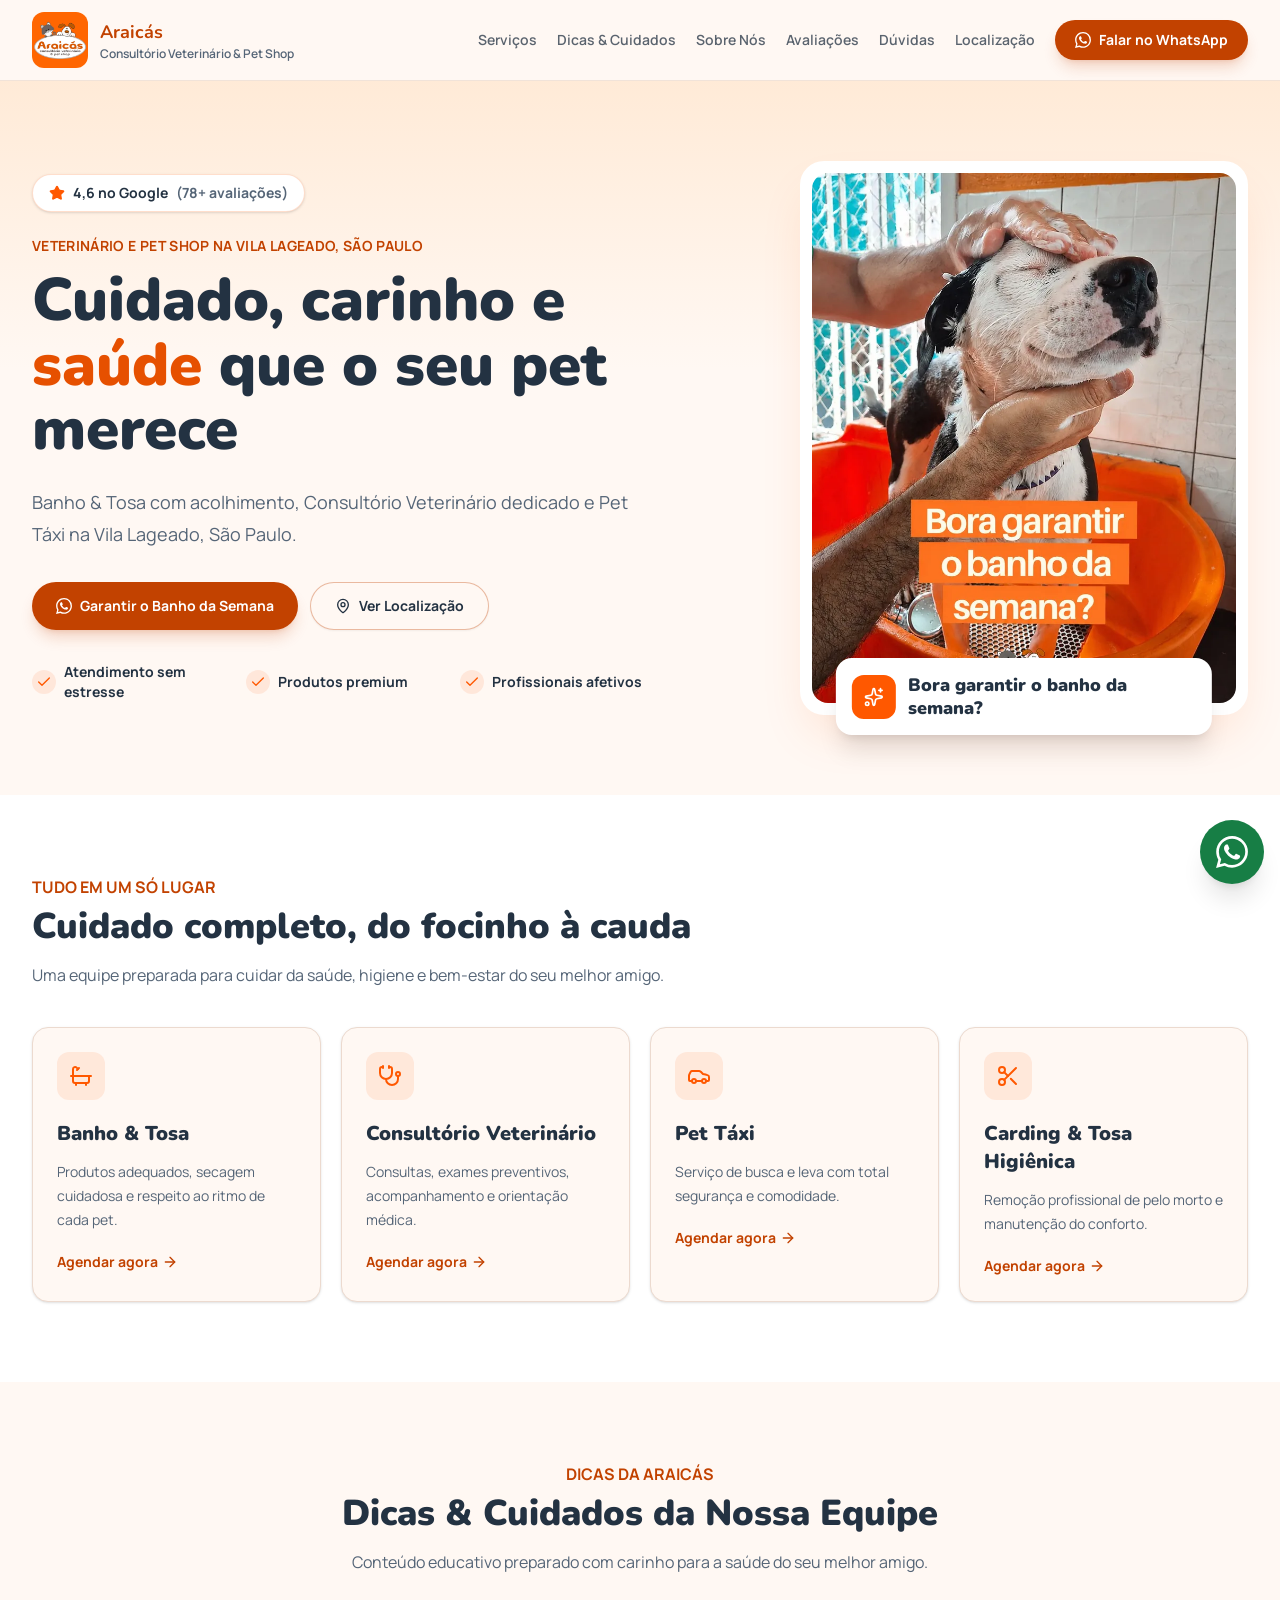
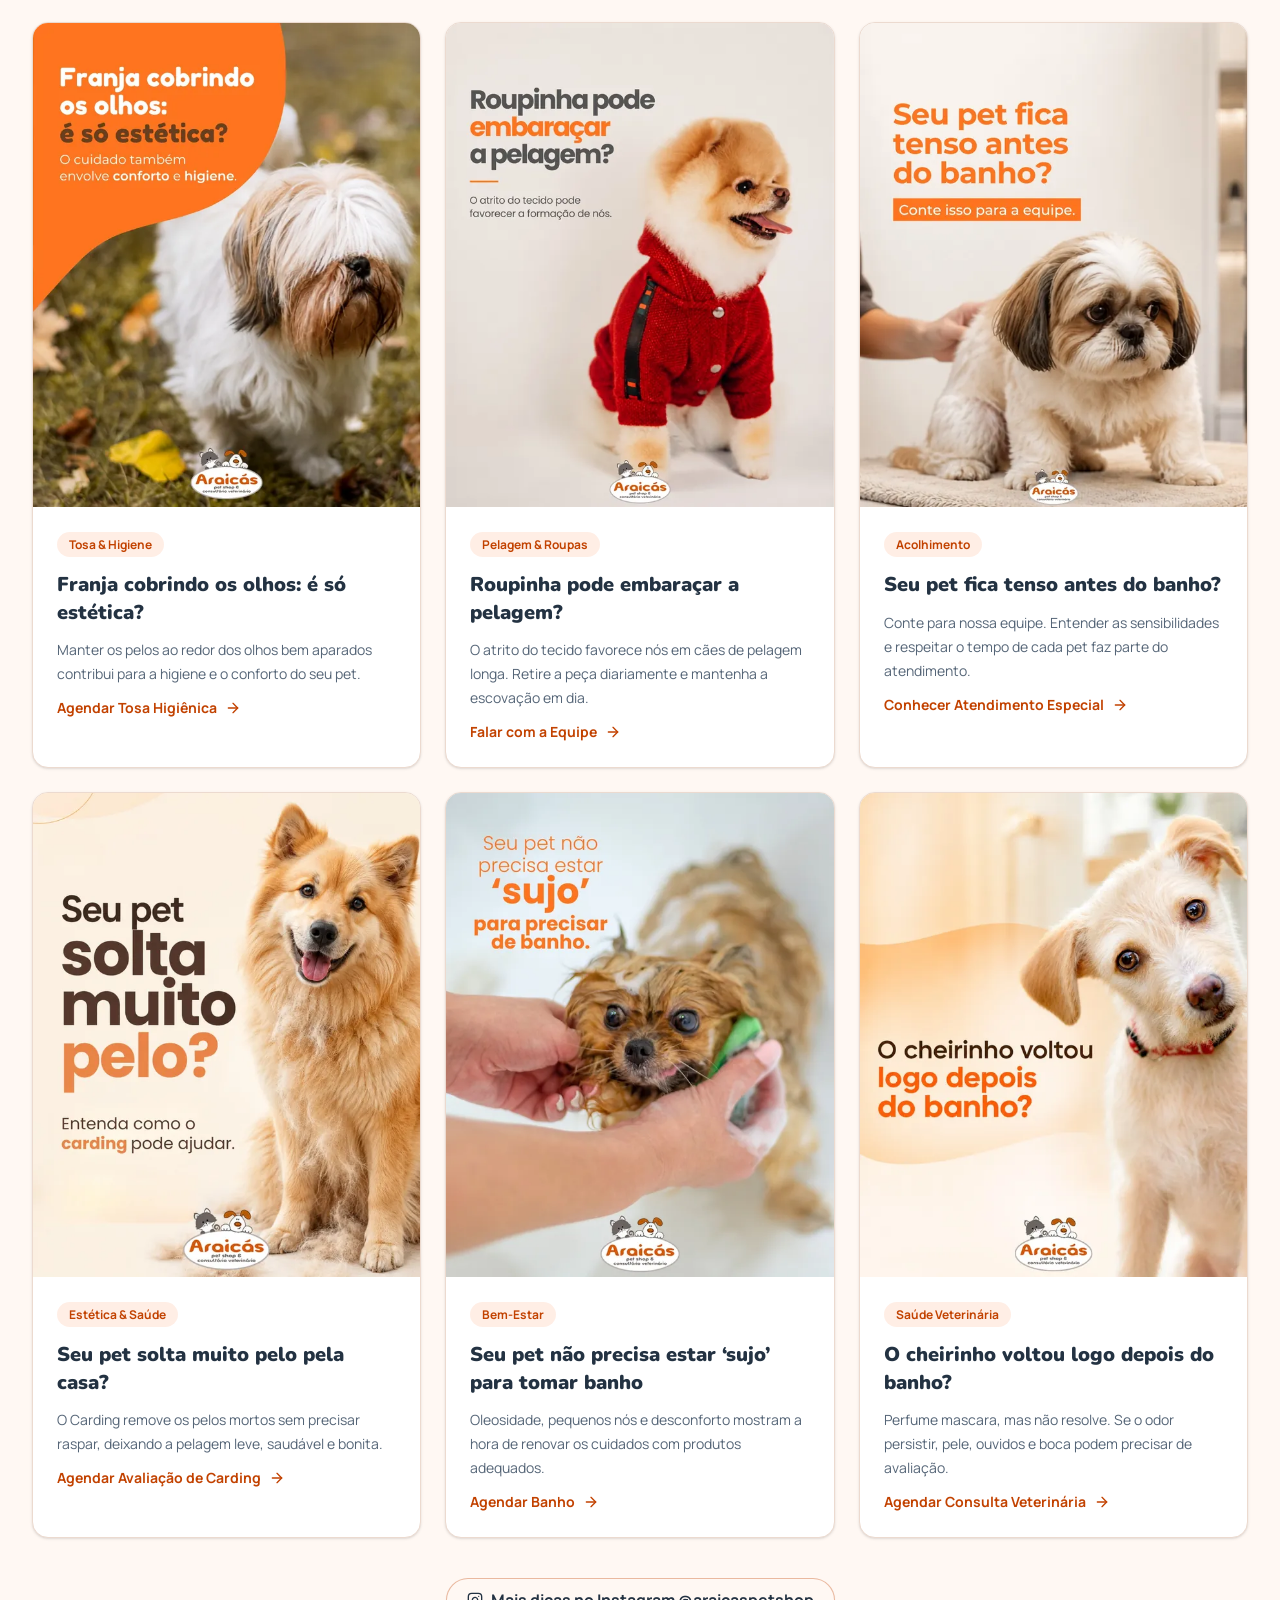
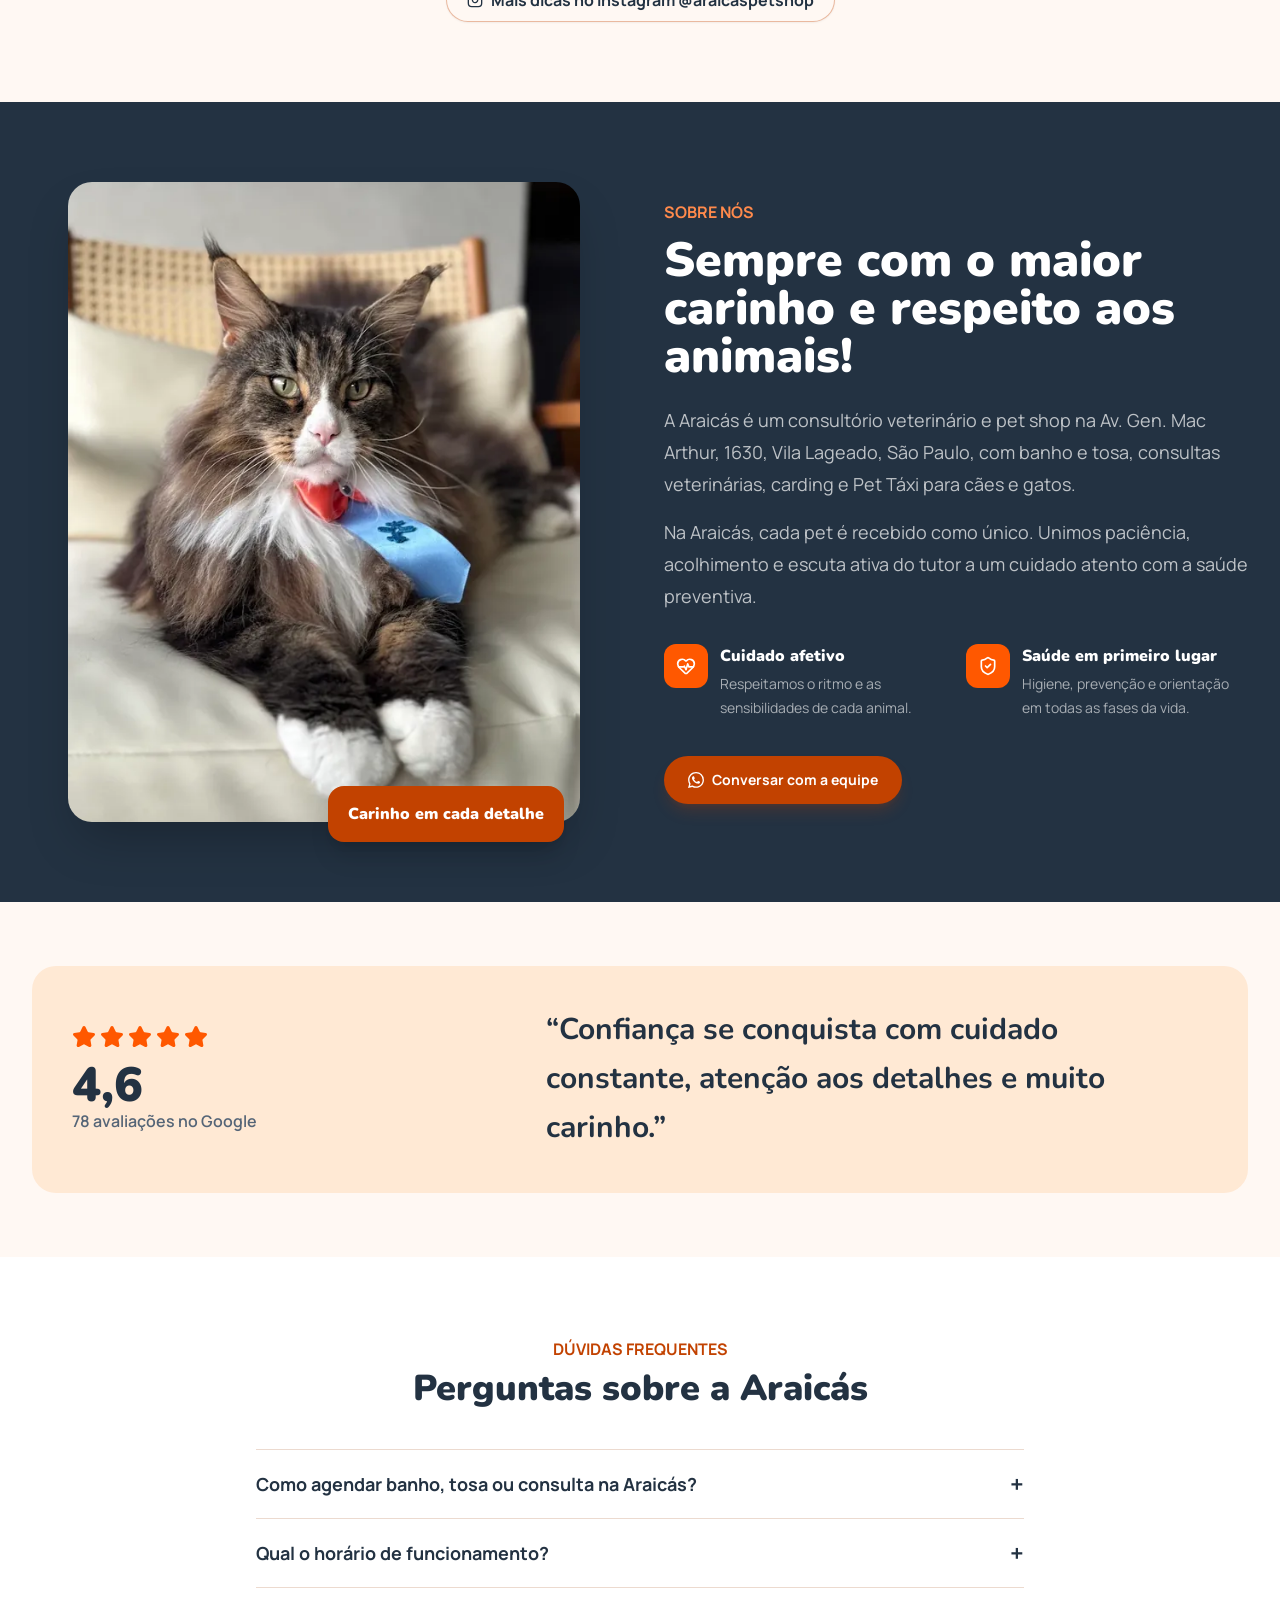
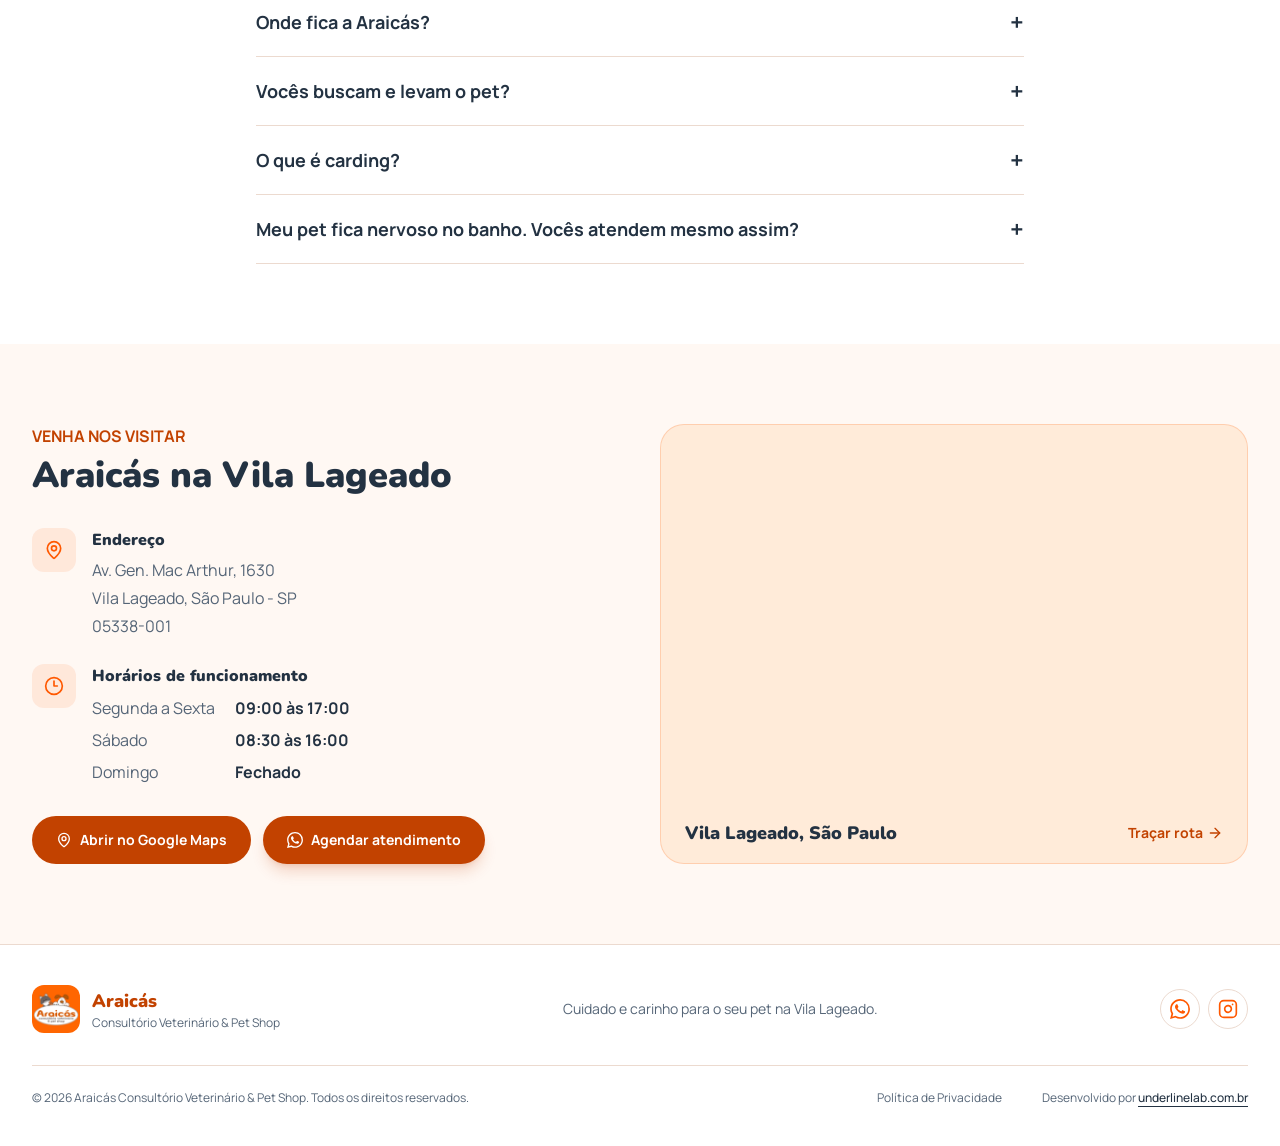
<file: index.html>
<!doctype html>
<html lang="pt-BR">
<head>
  <meta charset="utf-8">
  <meta name="viewport" content="width=device-width, initial-scale=1">
  <title>Veterinário e Pet Shop na Vila Lageado, SP | Araicás</title>
  <meta name="description" content="Banho e tosa, consultório veterinário, carding e Pet Táxi com carinho na Vila Lageado, São Paulo. Agende pelo WhatsApp.">
  <link rel="canonical" href="https://caiquevieira.github.io/araicas-demo/">
  <meta name="theme-color" content="#ff5800">
  <!-- DEMO:INICIO -->
  <meta name="robots" content="noindex,nofollow">
  <!-- DEMO:FIM -->

  <link rel="icon" href="assets/icons/favicon.ico" sizes="32x32">
  <link rel="icon" href="assets/icons/favicon.svg" type="image/svg+xml">
  <link rel="apple-touch-icon" href="assets/icons/apple-touch-icon.png">

  <meta property="og:type" content="website">
  <meta property="og:locale" content="pt_BR">
  <meta property="og:site_name" content="Araicás Consultório Veterinário &amp; Pet Shop">
  <meta property="og:title" content="Araicás | Veterinário e Pet Shop na Vila Lageado, SP">
  <meta property="og:description" content="Cuidado, carinho e saúde para seu pet na Vila Lageado. Agende pelo WhatsApp.">
  <meta property="og:url" content="https://caiquevieira.github.io/araicas-demo/">
  <meta property="og:image" content="https://caiquevieira.github.io/araicas-demo/assets/img/og-image.jpg">
  <meta property="og:image:width" content="1200">
  <meta property="og:image:height" content="630">
  <meta property="og:image:alt" content="Logo da Araicás Consultório Veterinário &amp; Pet Shop">
  <meta name="twitter:card" content="summary_large_image">

  <link rel="preconnect" href="https://fonts.googleapis.com">
  <link rel="preconnect" href="https://fonts.gstatic.com" crossorigin>
  <link href="https://fonts.googleapis.com/css2?family=Manrope:wght@400;500;600;700;800&family=Nunito:wght@700;800;900&display=swap" rel="stylesheet">
  <link rel="preload" as="image" href="assets/img/hero-banho-800.webp" imagesrcset="assets/img/hero-banho-800.webp 800w, assets/img/hero-banho-1600.webp 1122w" imagesizes="(min-width: 448px) 432px, calc(100vw - 48px)">

  <link rel="stylesheet" href="assets/css/styles.css?v=202611032030">
  <script src="assets/js/main.js?v=202611032030" defer></script>

  <script type="application/ld+json">
{
  "@context": "https://schema.org",
  "@graph": [
    {
      "@type": "WebSite",
      "@id": "https://caiquevieira.github.io/araicas-demo/#website",
      "url": "https://caiquevieira.github.io/araicas-demo/",
      "name": "Araicás Consultório Veterinário & Pet Shop",
      "inLanguage": "pt-BR",
      "publisher": {
        "@id": "https://caiquevieira.github.io/araicas-demo/#araicas"
      }
    },
    {
      "@type": "WebPage",
      "@id": "https://caiquevieira.github.io/araicas-demo/#pagina",
      "url": "https://caiquevieira.github.io/araicas-demo/",
      "name": "Veterinário e Pet Shop na Vila Lageado, SP | Araicás",
      "description": "Banho e tosa, consultório veterinário, carding e Pet Táxi com carinho na Vila Lageado, São Paulo. Agende pelo WhatsApp.",
      "inLanguage": "pt-BR",
      "isPartOf": {
        "@id": "https://caiquevieira.github.io/araicas-demo/#website"
      },
      "about": {
        "@id": "https://caiquevieira.github.io/araicas-demo/#araicas"
      },
      "primaryImageOfPage": "https://caiquevieira.github.io/araicas-demo/assets/img/hero-banho-1600.webp"
    },
    {
      "@type": [
        "VeterinaryCare",
        "PetStore"
      ],
      "@id": "https://caiquevieira.github.io/araicas-demo/#araicas",
      "name": "Araicás Consultório Veterinário & Pet Shop",
      "alternateName": "Araicás",
      "description": "Consultório veterinário e pet shop na Vila Lageado, São Paulo, com banho e tosa, consultas veterinárias, carding, tosa higiênica e Pet Táxi para cães e gatos.",
      "url": "https://caiquevieira.github.io/araicas-demo/",
      "image": [
        "https://caiquevieira.github.io/araicas-demo/assets/img/og-image.jpg",
        "https://caiquevieira.github.io/araicas-demo/assets/img/hero-banho-1600.webp"
      ],
      "logo": "https://caiquevieira.github.io/araicas-demo/assets/img/logo.webp",
      "telephone": "+55 11 94010-5328",
      "address": {
        "@type": "PostalAddress",
        "streetAddress": "Av. Gen. Mac Arthur, 1630",
        "addressLocality": "São Paulo",
        "addressRegion": "SP",
        "postalCode": "05338-001",
        "addressCountry": "BR"
      },
      "areaServed": [
        {
          "@type": "Place",
          "name": "Vila Lageado, São Paulo - SP"
        },
        {
          "@type": "City",
          "name": "São Paulo"
        }
      ],
      "hasMap": "https://www.google.com/maps/search/?api=1&query=Av.+Gen.+Mac+Arthur,+1630+-+Vila+Lageado,+S%C3%A3o+Paulo+-+SP,+05338-001",
      "openingHoursSpecification": [
        {
          "@type": "OpeningHoursSpecification",
          "dayOfWeek": [
            "Monday",
            "Tuesday",
            "Wednesday",
            "Thursday",
            "Friday"
          ],
          "opens": "09:00",
          "closes": "17:00"
        },
        {
          "@type": "OpeningHoursSpecification",
          "dayOfWeek": "Saturday",
          "opens": "08:30",
          "closes": "16:00"
        }
      ],
      "knowsAbout": [
        "banho e tosa",
        "tosa higiênica",
        "carding",
        "consulta veterinária",
        "medicina veterinária preventiva",
        "transporte de pets"
      ],
      "hasOfferCatalog": {
        "@type": "OfferCatalog",
        "name": "Serviços da Araicás",
        "itemListElement": [
          {
            "@type": "Offer",
            "itemOffered": {
              "@type": "Service",
              "name": "Banho & Tosa",
              "description": "Produtos adequados, secagem cuidadosa e respeito ao ritmo de cada pet."
            }
          },
          {
            "@type": "Offer",
            "itemOffered": {
              "@type": "Service",
              "name": "Consultório Veterinário",
              "description": "Consultas, exames preventivos, acompanhamento e orientação médica."
            }
          },
          {
            "@type": "Offer",
            "itemOffered": {
              "@type": "Service",
              "name": "Pet Táxi",
              "description": "Serviço de busca e leva com total segurança e comodidade."
            }
          },
          {
            "@type": "Offer",
            "itemOffered": {
              "@type": "Service",
              "name": "Carding & Tosa Higiênica",
              "description": "Remoção profissional de pelo morto e manutenção do conforto."
            }
          }
        ]
      },
      "contactPoint": {
        "@type": "ContactPoint",
        "telephone": "+55 11 94010-5328",
        "contactType": "customer service",
        "availableLanguage": "pt-BR",
        "url": "https://wa.me/5511940105328"
      },
      "sameAs": [
        "https://www.instagram.com/araicaspetshop/",
        "https://www.google.com/maps/search/?api=1&query=Av.+Gen.+Mac+Arthur,+1630+-+Vila+Lageado,+S%C3%A3o+Paulo+-+SP,+05338-001"
      ]
    },
    {
      "@type": "FAQPage",
      "@id": "https://caiquevieira.github.io/araicas-demo/#faq",
      "isPartOf": {
        "@id": "https://caiquevieira.github.io/araicas-demo/#pagina"
      },
      "mainEntity": [
        {
          "@type": "Question",
          "name": "Como agendar banho, tosa ou consulta na Araicás?",
          "acceptedAnswer": {
            "@type": "Answer",
            "text": "Pelo WhatsApp (11) 94010-5328. Conte qual serviço o seu pet precisa e a equipe confirma o melhor horário."
          }
        },
        {
          "@type": "Question",
          "name": "Qual o horário de funcionamento?",
          "acceptedAnswer": {
            "@type": "Answer",
            "text": "De segunda a sexta, das 09:00 às 17:00; aos sábados, das 08:30 às 16:00. Aos domingos a Araicás fica fechada."
          }
        },
        {
          "@type": "Question",
          "name": "Onde fica a Araicás?",
          "acceptedAnswer": {
            "@type": "Answer",
            "text": "Na Av. Gen. Mac Arthur, 1630, Vila Lageado, São Paulo - SP, CEP 05338-001."
          }
        },
        {
          "@type": "Question",
          "name": "Vocês buscam e levam o pet?",
          "acceptedAnswer": {
            "@type": "Answer",
            "text": "Sim. O Pet Táxi da Araicás faz a busca e a entrega do seu pet com segurança e comodidade. Combine pelo WhatsApp."
          }
        },
        {
          "@type": "Question",
          "name": "O que é carding?",
          "acceptedAnswer": {
            "@type": "Answer",
            "text": "É a remoção profissional do pelo morto, sem precisar raspar, que deixa a pelagem leve, saudável e bonita e ajuda quando o pet solta muito pelo pela casa."
          }
        },
        {
          "@type": "Question",
          "name": "Meu pet fica nervoso no banho. Vocês atendem mesmo assim?",
          "acceptedAnswer": {
            "@type": "Answer",
            "text": "Sim. Conte para a equipe: entender as sensibilidades e respeitar o tempo de cada pet faz parte do atendimento da Araicás."
          }
        }
      ]
    }
  ]
}
  </script>
</head>
<body id="topo" class="overflow-x-hidden bg-fundo text-texto font-corpo antialiased">
  <a href="#conteudo" class="sr-only focus:not-sr-only focus:fixed focus:top-2 focus:left-2 focus:z-[70] focus:bg-fundo focus:px-4 focus:py-2 focus:rounded-marca">Pular para o conteúdo</a>

<!-- SECTION: header -->
<header class="sticky top-0 z-40 border-b border-borda/70 bg-fundo/95 backdrop-blur-lg">
  <div class="container-lp flex h-20 items-center justify-between gap-3">
    <a href="#topo" class="flex min-w-0 items-center gap-3" aria-label="Araicás, voltar ao início">
      <img src="assets/img/logo.webp" alt="Logo Araicás" width="56" height="56" class="size-14 shrink-0 rounded-xl object-cover">
      <span class="hidden min-w-0 leading-tight sm:block">
        <strong class="block truncate font-titulo text-lg text-marca-forte">Araicás</strong>
        <span class="block truncate text-xs font-semibold text-texto-suave">Consultório Veterinário &amp; Pet Shop</span>
      </span>
    </a>

    <nav aria-label="Principal" class="hidden items-center gap-5 xl:flex">
      <a href="#servicos" class="text-sm font-semibold text-texto/75 transition-colors hover:text-marca-forte">Serviços</a>
      <a href="#dicas" class="text-sm font-semibold text-texto/75 transition-colors hover:text-marca-forte">Dicas &amp; Cuidados</a>
      <a href="#sobre" class="text-sm font-semibold text-texto/75 transition-colors hover:text-marca-forte">Sobre Nós</a>
      <a href="#avaliacoes" class="text-sm font-semibold text-texto/75 transition-colors hover:text-marca-forte">Avaliações</a>
      <a href="#faq" class="text-sm font-semibold text-texto/75 transition-colors hover:text-marca-forte">Dúvidas</a>
      <a href="#localizacao" class="text-sm font-semibold text-texto/75 transition-colors hover:text-marca-forte">Localização</a>
      <a href="https://wa.me/5511940105328?text=Ol%C3%A1%21%20Vi%20o%20site%20e%20gostaria%20de%20agendar%20um%20hor%C3%A1rio." target="_blank" rel="noopener"
         class="btn btn-whatsapp min-h-10 px-5 text-sm" aria-label="Falar no WhatsApp" data-track="whatsapp" data-origem="header">
        <svg class="size-4 shrink-0" viewBox="0 0 24 24" fill="currentColor" aria-hidden="true"><path d="M17.472 14.382c-.297-.149-1.758-.867-2.03-.967-.273-.099-.471-.148-.67.15-.197.297-.767.966-.94 1.164-.173.199-.347.223-.644.075-.297-.15-1.255-.463-2.39-1.475-.883-.788-1.48-1.761-1.653-2.059-.173-.297-.018-.458.13-.606.134-.133.298-.347.446-.52.149-.174.198-.298.298-.497.099-.198.05-.371-.025-.52-.075-.149-.669-1.612-.916-2.207-.242-.579-.487-.5-.669-.51-.173-.008-.371-.01-.57-.01-.198 0-.52.074-.792.372-.272.297-1.04 1.016-1.04 2.479 0 1.462 1.065 2.875 1.213 3.074.149.198 2.096 3.2 5.077 4.487.709.306 1.262.489 1.694.625.712.227 1.36.195 1.871.118.571-.085 1.758-.719 2.006-1.413.248-.694.248-1.289.173-1.413-.074-.124-.272-.198-.57-.347m-5.421 7.403h-.004a9.87 9.87 0 0 1-5.031-1.378l-.361-.214-3.741.982.998-3.648-.235-.374a9.86 9.86 0 0 1-1.51-5.26c.001-5.45 4.436-9.884 9.888-9.884 2.64 0 5.122 1.03 6.988 2.898a9.825 9.825 0 0 1 2.893 6.994c-.003 5.45-4.437 9.884-9.885 9.884m8.413-18.297A11.815 11.815 0 0 0 12.05 0C5.495 0 .16 5.335.157 11.892c0 2.096.547 4.142 1.588 5.945L.057 24l6.305-1.654a11.882 11.882 0 0 0 5.683 1.448h.005c6.554 0 11.89-5.335 11.893-11.893a11.821 11.821 0 0 0-3.48-8.413Z"/></svg>Falar no WhatsApp
      </a>
    </nav>

    <div class="flex items-center gap-2 xl:hidden">
      <a href="https://wa.me/5511940105328?text=Ol%C3%A1%21%20Vi%20o%20site%20e%20gostaria%20de%20agendar%20um%20hor%C3%A1rio." target="_blank" rel="noopener"
         class="btn btn-whatsapp hidden min-h-8 px-3 text-xs sm:inline-flex" aria-label="Falar no WhatsApp" data-track="whatsapp" data-origem="header">
        <svg class="size-4 shrink-0" viewBox="0 0 24 24" fill="currentColor" aria-hidden="true"><path d="M17.472 14.382c-.297-.149-1.758-.867-2.03-.967-.273-.099-.471-.148-.67.15-.197.297-.767.966-.94 1.164-.173.199-.347.223-.644.075-.297-.15-1.255-.463-2.39-1.475-.883-.788-1.48-1.761-1.653-2.059-.173-.297-.018-.458.13-.606.134-.133.298-.347.446-.52.149-.174.198-.298.298-.497.099-.198.05-.371-.025-.52-.075-.149-.669-1.612-.916-2.207-.242-.579-.487-.5-.669-.51-.173-.008-.371-.01-.57-.01-.198 0-.52.074-.792.372-.272.297-1.04 1.016-1.04 2.479 0 1.462 1.065 2.875 1.213 3.074.149.198 2.096 3.2 5.077 4.487.709.306 1.262.489 1.694.625.712.227 1.36.195 1.871.118.571-.085 1.758-.719 2.006-1.413.248-.694.248-1.289.173-1.413-.074-.124-.272-.198-.57-.347m-5.421 7.403h-.004a9.87 9.87 0 0 1-5.031-1.378l-.361-.214-3.741.982.998-3.648-.235-.374a9.86 9.86 0 0 1-1.51-5.26c.001-5.45 4.436-9.884 9.888-9.884 2.64 0 5.122 1.03 6.988 2.898a9.825 9.825 0 0 1 2.893 6.994c-.003 5.45-4.437 9.884-9.885 9.884m8.413-18.297A11.815 11.815 0 0 0 12.05 0C5.495 0 .16 5.335.157 11.892c0 2.096.547 4.142 1.588 5.945L.057 24l6.305-1.654a11.882 11.882 0 0 0 5.683 1.448h.005c6.554 0 11.89-5.335 11.893-11.893a11.821 11.821 0 0 0-3.48-8.413Z"/></svg>WhatsApp
      </a>
      <button type="button" class="grid size-10 place-items-center rounded-full border border-borda bg-fundo shadow-sm hover:bg-acento"
              aria-label="Abrir menu" aria-expanded="false" aria-controls="menu-mobile" data-menu-botao>
        <svg class="size-5 shrink-0" viewBox="0 0 24 24" fill="none" stroke="currentColor" stroke-width="2" stroke-linecap="round" stroke-linejoin="round" aria-hidden="true"><path d="M4 5h16"/><path d="M4 12h16"/><path d="M4 19h16"/></svg>
      </button>
    </div>
  </div>

  <nav id="menu-mobile" aria-label="Principal (celular)" class="border-t border-borda/70 bg-fundo xl:hidden" hidden>
    <ul class="container-lp flex flex-col py-3 text-base font-semibold">
      <li><a href="#servicos" class="block rounded-xl px-3 py-3 hover:bg-acento hover:text-marca-forte" data-menu-link>Serviços</a></li>
      <li><a href="#dicas" class="block rounded-xl px-3 py-3 hover:bg-acento hover:text-marca-forte" data-menu-link>Dicas &amp; Cuidados</a></li>
      <li><a href="#sobre" class="block rounded-xl px-3 py-3 hover:bg-acento hover:text-marca-forte" data-menu-link>Sobre Nós</a></li>
      <li><a href="#avaliacoes" class="block rounded-xl px-3 py-3 hover:bg-acento hover:text-marca-forte" data-menu-link>Avaliações</a></li>
      <li><a href="#faq" class="block rounded-xl px-3 py-3 hover:bg-acento hover:text-marca-forte" data-menu-link>Dúvidas</a></li>
      <li><a href="#localizacao" class="block rounded-xl px-3 py-3 hover:bg-acento hover:text-marca-forte" data-menu-link>Localização</a></li>
      <li class="pt-2">
        <a href="https://wa.me/5511940105328?text=Ol%C3%A1%21%20Vi%20o%20site%20e%20gostaria%20de%20agendar%20um%20hor%C3%A1rio." target="_blank" rel="noopener"
           class="btn btn-whatsapp w-full" data-track="whatsapp" data-origem="header">
          <svg class="size-4 shrink-0" viewBox="0 0 24 24" fill="currentColor" aria-hidden="true"><path d="M17.472 14.382c-.297-.149-1.758-.867-2.03-.967-.273-.099-.471-.148-.67.15-.197.297-.767.966-.94 1.164-.173.199-.347.223-.644.075-.297-.15-1.255-.463-2.39-1.475-.883-.788-1.48-1.761-1.653-2.059-.173-.297-.018-.458.13-.606.134-.133.298-.347.446-.52.149-.174.198-.298.298-.497.099-.198.05-.371-.025-.52-.075-.149-.669-1.612-.916-2.207-.242-.579-.487-.5-.669-.51-.173-.008-.371-.01-.57-.01-.198 0-.52.074-.792.372-.272.297-1.04 1.016-1.04 2.479 0 1.462 1.065 2.875 1.213 3.074.149.198 2.096 3.2 5.077 4.487.709.306 1.262.489 1.694.625.712.227 1.36.195 1.871.118.571-.085 1.758-.719 2.006-1.413.248-.694.248-1.289.173-1.413-.074-.124-.272-.198-.57-.347m-5.421 7.403h-.004a9.87 9.87 0 0 1-5.031-1.378l-.361-.214-3.741.982.998-3.648-.235-.374a9.86 9.86 0 0 1-1.51-5.26c.001-5.45 4.436-9.884 9.888-9.884 2.64 0 5.122 1.03 6.988 2.898a9.825 9.825 0 0 1 2.893 6.994c-.003 5.45-4.437 9.884-9.885 9.884m8.413-18.297A11.815 11.815 0 0 0 12.05 0C5.495 0 .16 5.335.157 11.892c0 2.096.547 4.142 1.588 5.945L.057 24l6.305-1.654a11.882 11.882 0 0 0 5.683 1.448h.005c6.554 0 11.89-5.335 11.893-11.893a11.821 11.821 0 0 0-3.48-8.413Z"/></svg>Falar no WhatsApp
        </a>
      </li>
    </ul>
  </nav>
</header>
<!-- /SECTION: header -->

<main id="conteudo">
<!-- SECTION: hero -->
<section id="inicio" class="relative py-12 sm:py-16 lg:py-20" aria-labelledby="hero-titulo">
  <div class="absolute inset-x-0 top-0 -z-10 h-72 bg-gradient-to-b from-acento/65 to-transparent" aria-hidden="true"></div>
  <div class="container-lp grid items-center gap-12 lg:grid-cols-[1.08fr_.92fr]">
    <div>
      <a href="#avaliacoes" class="inline-flex items-center gap-2 rounded-full border border-marca/20 bg-cartao px-4 py-2 text-sm font-bold shadow-sm">
        <svg class="size-4 fill-marca text-marca shrink-0" viewBox="0 0 24 24" fill="none" stroke="currentColor" stroke-width="2" stroke-linecap="round" stroke-linejoin="round" aria-hidden="true"><path d="M11.525 2.295a.53.53 0 0 1 .95 0l2.31 4.679a2.123 2.123 0 0 0 1.595 1.16l5.166.756a.53.53 0 0 1 .294.904l-3.736 3.638a2.123 2.123 0 0 0-.611 1.878l.882 5.14a.53.53 0 0 1-.771.56l-4.618-2.428a2.122 2.122 0 0 0-1.973 0L6.396 21.01a.53.53 0 0 1-.77-.56l.881-5.139a2.122 2.122 0 0 0-.611-1.879L2.16 9.795a.53.53 0 0 1 .294-.906l5.165-.755a2.122 2.122 0 0 0 1.597-1.16z"/></svg>4,6 no Google <span class="text-texto-suave">(78+ avaliações)</span>
      </a>
      <h1 id="hero-titulo" class="mt-6 max-w-3xl text-4xl font-black leading-[1.08] sm:text-5xl lg:text-6xl">
        <span class="mb-3 block font-corpo text-sm font-bold uppercase tracking-wide text-marca-forte">Veterinário e pet shop na Vila Lageado, São Paulo</span>
        Cuidado, carinho e <span class="text-marca-escura">saúde</span> que o seu pet merece
      </h1>
      <p class="mt-6 max-w-2xl text-lg leading-8 text-texto-suave">
        Banho &amp; Tosa com acolhimento, Consultório Veterinário dedicado e Pet Táxi na Vila Lageado, São Paulo.
      </p>
      <div class="mt-8 flex flex-col gap-3 sm:flex-row">
        <a href="https://wa.me/5511940105328?text=Ol%C3%A1%21%20Vi%20o%20site%20e%20quero%20garantir%20o%20banho%20da%20semana%20do%20meu%20pet." target="_blank" rel="noopener"
           class="btn btn-whatsapp min-h-12 px-6 text-sm" data-track="whatsapp" data-origem="hero">
          <svg class="size-4 shrink-0" viewBox="0 0 24 24" fill="currentColor" aria-hidden="true"><path d="M17.472 14.382c-.297-.149-1.758-.867-2.03-.967-.273-.099-.471-.148-.67.15-.197.297-.767.966-.94 1.164-.173.199-.347.223-.644.075-.297-.15-1.255-.463-2.39-1.475-.883-.788-1.48-1.761-1.653-2.059-.173-.297-.018-.458.13-.606.134-.133.298-.347.446-.52.149-.174.198-.298.298-.497.099-.198.05-.371-.025-.52-.075-.149-.669-1.612-.916-2.207-.242-.579-.487-.5-.669-.51-.173-.008-.371-.01-.57-.01-.198 0-.52.074-.792.372-.272.297-1.04 1.016-1.04 2.479 0 1.462 1.065 2.875 1.213 3.074.149.198 2.096 3.2 5.077 4.487.709.306 1.262.489 1.694.625.712.227 1.36.195 1.871.118.571-.085 1.758-.719 2.006-1.413.248-.694.248-1.289.173-1.413-.074-.124-.272-.198-.57-.347m-5.421 7.403h-.004a9.87 9.87 0 0 1-5.031-1.378l-.361-.214-3.741.982.998-3.648-.235-.374a9.86 9.86 0 0 1-1.51-5.26c.001-5.45 4.436-9.884 9.888-9.884 2.64 0 5.122 1.03 6.988 2.898a9.825 9.825 0 0 1 2.893 6.994c-.003 5.45-4.437 9.884-9.885 9.884m8.413-18.297A11.815 11.815 0 0 0 12.05 0C5.495 0 .16 5.335.157 11.892c0 2.096.547 4.142 1.588 5.945L.057 24l6.305-1.654a11.882 11.882 0 0 0 5.683 1.448h.005c6.554 0 11.89-5.335 11.893-11.893a11.821 11.821 0 0 0-3.48-8.413Z"/></svg>Garantir o Banho da Semana
        </a>
        <a href="#localizacao" class="btn btn-contorno min-h-12 px-6 text-sm">
          <svg class="size-4 shrink-0" viewBox="0 0 24 24" fill="none" stroke="currentColor" stroke-width="2" stroke-linecap="round" stroke-linejoin="round" aria-hidden="true"><path d="M20 10c0 4.993-5.539 10.193-7.399 11.799a1 1 0 0 1-1.202 0C9.539 20.193 4 14.993 4 10a8 8 0 0 1 16 0"/><circle cx="12" cy="10" r="3"/></svg>Ver Localização
        </a>
      </div>
      <ul class="mt-8 grid gap-3 sm:grid-cols-3">
        <li class="flex items-center gap-2 text-sm font-bold"><span class="grid size-6 shrink-0 place-items-center rounded-full bg-marca/10 text-marca"><svg class="size-4 shrink-0" viewBox="0 0 24 24" fill="none" stroke="currentColor" stroke-width="2" stroke-linecap="round" stroke-linejoin="round" aria-hidden="true"><path d="M20 6 9 17l-5-5"/></svg></span>Atendimento sem estresse</li>
        <li class="flex items-center gap-2 text-sm font-bold"><span class="grid size-6 shrink-0 place-items-center rounded-full bg-marca/10 text-marca"><svg class="size-4 shrink-0" viewBox="0 0 24 24" fill="none" stroke="currentColor" stroke-width="2" stroke-linecap="round" stroke-linejoin="round" aria-hidden="true"><path d="M20 6 9 17l-5-5"/></svg></span>Produtos premium</li>
        <li class="flex items-center gap-2 text-sm font-bold"><span class="grid size-6 shrink-0 place-items-center rounded-full bg-marca/10 text-marca"><svg class="size-4 shrink-0" viewBox="0 0 24 24" fill="none" stroke="currentColor" stroke-width="2" stroke-linecap="round" stroke-linejoin="round" aria-hidden="true"><path d="M20 6 9 17l-5-5"/></svg></span>Profissionais afetivos</li>
      </ul>
    </div>

    <div class="relative mx-auto w-full max-w-md lg:mr-0">
      <div class="overflow-hidden rounded-3xl border-4 border-cartao bg-cartao p-2 shadow-2xl shadow-marca/15">
        <img src="assets/img/hero-banho-800.webp"
             srcset="assets/img/hero-banho-800.webp 800w, assets/img/hero-banho-1600.webp 1122w"
             sizes="(min-width: 448px) 432px, calc(100vw - 48px)"
             width="800" height="1000" fetchpriority="high"
             alt="Pet recebendo banho com cuidado na Araicás"
             class="aspect-[4/5] w-full rounded-2xl object-cover object-top">
      </div>
      <div class="absolute -bottom-5 left-1/2 flex w-[84%] -translate-x-1/2 items-center gap-3 rounded-2xl bg-cartao p-4 shadow-xl">
        <span class="grid size-11 shrink-0 place-items-center rounded-xl bg-marca text-sobre-marca"><svg class="size-5 shrink-0" viewBox="0 0 24 24" fill="none" stroke="currentColor" stroke-width="2" stroke-linecap="round" stroke-linejoin="round" aria-hidden="true"><path d="M11.017 2.814a1 1 0 0 1 1.966 0l1.051 5.558a2 2 0 0 0 1.594 1.594l5.558 1.051a1 1 0 0 1 0 1.966l-5.558 1.051a2 2 0 0 0-1.594 1.594l-1.051 5.558a1 1 0 0 1-1.966 0l-1.051-5.558a2 2 0 0 0-1.594-1.594l-5.558-1.051a1 1 0 0 1 0-1.966l5.558-1.051a2 2 0 0 0 1.594-1.594z"/><path d="M20 2v4"/><path d="M22 4h-4"/><circle cx="4" cy="20" r="2"/></svg></span>
        <p class="font-titulo text-base font-black leading-tight sm:text-lg">Bora garantir o banho da semana?</p>
      </div>
    </div>
  </div>
</section>
<!-- /SECTION: hero -->

<!-- SECTION: servicos -->
<section id="servicos" class="bg-cartao py-20" aria-labelledby="servicos-titulo">
  <div class="container-lp">
    <div class="max-w-2xl">
      <p class="font-bold uppercase text-marca-forte">Tudo em um só lugar</p>
      <h2 id="servicos-titulo" class="mt-2 text-3xl font-black sm:text-4xl">Cuidado completo, do focinho à cauda</h2>
      <p class="mt-4 text-texto-suave">Uma equipe preparada para cuidar da saúde, higiene e bem-estar do seu melhor amigo.</p>
    </div>

    <div class="mt-10 grid gap-5 sm:grid-cols-2 lg:grid-cols-4">
      <article class="group rounded-2xl border border-borda bg-fundo p-6 shadow-sm transition duration-300 hover:-translate-y-1 hover:border-marca/30 hover:shadow-lg">
        <span class="grid size-12 place-items-center rounded-xl bg-marca/10 text-marca transition-colors group-hover:bg-marca group-hover:text-sobre-marca"><svg class="size-6 shrink-0" viewBox="0 0 24 24" fill="none" stroke="currentColor" stroke-width="2" stroke-linecap="round" stroke-linejoin="round" aria-hidden="true"><path d="M10 4 8 6"/><path d="M17 19v2"/><path d="M2 12h20"/><path d="M7 19v2"/><path d="M9 5 7.621 3.621A2.121 2.121 0 0 0 4 5v12a2 2 0 0 0 2 2h12a2 2 0 0 0 2-2v-5"/></svg></span>
        <h3 class="mt-5 text-xl font-black">Banho &amp; Tosa</h3>
        <p class="mt-3 text-sm leading-6 text-texto-suave">Produtos adequados, secagem cuidadosa e respeito ao ritmo de cada pet.</p>
        <a href="https://wa.me/5511940105328?text=Ol%C3%A1%21%20Tenho%20interesse%20em%20Banho%20%26%20Tosa." target="_blank" rel="noopener"
           class="mt-5 inline-flex items-center gap-1 text-sm font-bold text-marca-forte" aria-label="Agendar Banho &amp; Tosa pelo WhatsApp"
           data-track="whatsapp" data-origem="servico-banho-e-tosa">Agendar agora <svg class="size-4 shrink-0" viewBox="0 0 24 24" fill="none" stroke="currentColor" stroke-width="2" stroke-linecap="round" stroke-linejoin="round" aria-hidden="true"><path d="M5 12h14"/><path d="m12 5 7 7-7 7"/></svg></a>
      </article>

      <article class="group rounded-2xl border border-borda bg-fundo p-6 shadow-sm transition duration-300 hover:-translate-y-1 hover:border-marca/30 hover:shadow-lg">
        <span class="grid size-12 place-items-center rounded-xl bg-marca/10 text-marca transition-colors group-hover:bg-marca group-hover:text-sobre-marca"><svg class="size-6 shrink-0" viewBox="0 0 24 24" fill="none" stroke="currentColor" stroke-width="2" stroke-linecap="round" stroke-linejoin="round" aria-hidden="true"><path d="M11 2v2"/><path d="M5 2v2"/><path d="M5 3H4a2 2 0 0 0-2 2v4a6 6 0 0 0 12 0V5a2 2 0 0 0-2-2h-1"/><path d="M8 15a6 6 0 0 0 12 0v-3"/><circle cx="20" cy="10" r="2"/></svg></span>
        <h3 class="mt-5 text-xl font-black">Consultório Veterinário</h3>
        <p class="mt-3 text-sm leading-6 text-texto-suave">Consultas, exames preventivos, acompanhamento e orientação médica.</p>
        <a href="https://wa.me/5511940105328?text=Ol%C3%A1%21%20Gostaria%20de%20agendar%20uma%20consulta%20veterin%C3%A1ria." target="_blank" rel="noopener"
           class="mt-5 inline-flex items-center gap-1 text-sm font-bold text-marca-forte" aria-label="Agendar consulta veterinária pelo WhatsApp"
           data-track="whatsapp" data-origem="servico-consultorio">Agendar agora <svg class="size-4 shrink-0" viewBox="0 0 24 24" fill="none" stroke="currentColor" stroke-width="2" stroke-linecap="round" stroke-linejoin="round" aria-hidden="true"><path d="M5 12h14"/><path d="m12 5 7 7-7 7"/></svg></a>
      </article>

      <article class="group rounded-2xl border border-borda bg-fundo p-6 shadow-sm transition duration-300 hover:-translate-y-1 hover:border-marca/30 hover:shadow-lg">
        <span class="grid size-12 place-items-center rounded-xl bg-marca/10 text-marca transition-colors group-hover:bg-marca group-hover:text-sobre-marca"><svg class="size-6 shrink-0" viewBox="0 0 24 24" fill="none" stroke="currentColor" stroke-width="2" stroke-linecap="round" stroke-linejoin="round" aria-hidden="true"><path d="M19 17h2c.6 0 1-.4 1-1v-3c0-.9-.7-1.7-1.5-1.9C18.7 10.6 16 10 16 10s-1.3-1.4-2.2-2.3c-.5-.4-1.1-.7-1.8-.7H5c-.6 0-1.1.4-1.4.9l-1.4 2.9A3.7 3.7 0 0 0 2 12v4c0 .6.4 1 1 1h2"/><circle cx="7" cy="17" r="2"/><path d="M9 17h6"/><circle cx="17" cy="17" r="2"/></svg></span>
        <h3 class="mt-5 text-xl font-black">Pet Táxi</h3>
        <p class="mt-3 text-sm leading-6 text-texto-suave">Serviço de busca e leva com total segurança e comodidade.</p>
        <a href="https://wa.me/5511940105328?text=Ol%C3%A1%21%20Tenho%20interesse%20no%20Pet%20T%C3%A1xi." target="_blank" rel="noopener"
           class="mt-5 inline-flex items-center gap-1 text-sm font-bold text-marca-forte" aria-label="Agendar Pet Táxi pelo WhatsApp"
           data-track="whatsapp" data-origem="servico-pet-taxi">Agendar agora <svg class="size-4 shrink-0" viewBox="0 0 24 24" fill="none" stroke="currentColor" stroke-width="2" stroke-linecap="round" stroke-linejoin="round" aria-hidden="true"><path d="M5 12h14"/><path d="m12 5 7 7-7 7"/></svg></a>
      </article>

      <article class="group rounded-2xl border border-borda bg-fundo p-6 shadow-sm transition duration-300 hover:-translate-y-1 hover:border-marca/30 hover:shadow-lg">
        <span class="grid size-12 place-items-center rounded-xl bg-marca/10 text-marca transition-colors group-hover:bg-marca group-hover:text-sobre-marca"><svg class="size-6 shrink-0" viewBox="0 0 24 24" fill="none" stroke="currentColor" stroke-width="2" stroke-linecap="round" stroke-linejoin="round" aria-hidden="true"><circle cx="6" cy="6" r="3"/><path d="M8.12 8.12 12 12"/><path d="M20 4 8.12 15.88"/><circle cx="6" cy="18" r="3"/><path d="M14.8 14.8 20 20"/></svg></span>
        <h3 class="mt-5 text-xl font-black">Carding &amp; Tosa Higiênica</h3>
        <p class="mt-3 text-sm leading-6 text-texto-suave">Remoção profissional de pelo morto e manutenção do conforto.</p>
        <a href="https://wa.me/5511940105328?text=Ol%C3%A1%21%20Tenho%20interesse%20em%20Carding%20%26%20Tosa%20Higi%C3%AAnica." target="_blank" rel="noopener"
           class="mt-5 inline-flex items-center gap-1 text-sm font-bold text-marca-forte" aria-label="Agendar Carding e Tosa Higiênica pelo WhatsApp"
           data-track="whatsapp" data-origem="servico-carding">Agendar agora <svg class="size-4 shrink-0" viewBox="0 0 24 24" fill="none" stroke="currentColor" stroke-width="2" stroke-linecap="round" stroke-linejoin="round" aria-hidden="true"><path d="M5 12h14"/><path d="m12 5 7 7-7 7"/></svg></a>
      </article>
    </div>
  </div>
</section>
<!-- /SECTION: servicos -->

<!-- SECTION: dicas (faz o papel da seção de Instagram: os posts vieram do perfil @araicaspetshop) -->
<section id="dicas" class="py-20" aria-labelledby="dicas-titulo">
  <div class="container-lp">
    <div class="mx-auto max-w-2xl text-center">
      <p class="font-bold uppercase text-marca-forte">Dicas da Araicás</p>
      <h2 id="dicas-titulo" class="mt-2 text-3xl font-black sm:text-4xl">Dicas &amp; Cuidados da Nossa Equipe</h2>
      <p class="mt-4 text-texto-suave">Conteúdo educativo preparado com carinho para a saúde do seu melhor amigo.</p>
    </div>

    <div class="mt-12 grid gap-6 md:grid-cols-2 lg:grid-cols-3">
      <article class="group overflow-hidden rounded-2xl border border-borda bg-cartao shadow-sm transition duration-300 hover:-translate-y-1 hover:shadow-xl">
        <div class="overflow-hidden">
          <img src="assets/img/dica-franja-olhos.webp" srcset="assets/img/dica-franja-olhos-600.webp 600w, assets/img/dica-franja-olhos.webp 1080w"
               sizes="(min-width: 1024px) 400px, (min-width: 768px) 50vw, 100vw" width="1080" height="1350" loading="lazy"
               alt="Franja cobrindo os olhos: é só estética?" class="aspect-[4/5] w-full object-cover transition duration-500 group-hover:scale-[1.025]">
        </div>
        <div class="p-6">
          <span class="rounded-full bg-marca/10 px-3 py-1 text-xs font-bold text-marca-forte">Tosa &amp; Higiene</span>
          <h3 class="mt-4 text-xl font-black leading-snug">Franja cobrindo os olhos: é só estética?</h3>
          <p class="mt-3 text-sm leading-6 text-texto-suave">Manter os pelos ao redor dos olhos bem aparados contribui para a higiene e o conforto do seu pet.</p>
          <a href="https://wa.me/5511940105328?text=Ol%C3%A1%21%20Gostaria%20de%20agendar%20uma%20tosa%20higi%C3%AAnica." target="_blank" rel="noopener" class="mt-3 inline-flex items-center gap-2 text-sm font-bold text-marca-forte underline-offset-4 hover:underline"
             data-track="whatsapp" data-origem="dica-franja">Agendar Tosa Higiênica<svg class="size-4 shrink-0" viewBox="0 0 24 24" fill="none" stroke="currentColor" stroke-width="2" stroke-linecap="round" stroke-linejoin="round" aria-hidden="true"><path d="M5 12h14"/><path d="m12 5 7 7-7 7"/></svg></a>
        </div>
      </article>
      <article class="group overflow-hidden rounded-2xl border border-borda bg-cartao shadow-sm transition duration-300 hover:-translate-y-1 hover:shadow-xl">
        <div class="overflow-hidden">
          <img src="assets/img/dica-roupinha-pelagem.webp" srcset="assets/img/dica-roupinha-pelagem-600.webp 600w, assets/img/dica-roupinha-pelagem.webp 1080w"
               sizes="(min-width: 1024px) 400px, (min-width: 768px) 50vw, 100vw" width="1080" height="1350" loading="lazy"
               alt="Roupinha pode embaraçar a pelagem?" class="aspect-[4/5] w-full object-cover transition duration-500 group-hover:scale-[1.025]">
        </div>
        <div class="p-6">
          <span class="rounded-full bg-marca/10 px-3 py-1 text-xs font-bold text-marca-forte">Pelagem &amp; Roupas</span>
          <h3 class="mt-4 text-xl font-black leading-snug">Roupinha pode embaraçar a pelagem?</h3>
          <p class="mt-3 text-sm leading-6 text-texto-suave">O atrito do tecido favorece nós em cães de pelagem longa. Retire a peça diariamente e mantenha a escovação em dia.</p>
          <a href="https://wa.me/5511940105328?text=Ol%C3%A1%21%20Vi%20a%20dica%20sobre%20roupinha%20e%20pelagem%20e%20gostaria%20de%20falar%20com%20a%20equipe." target="_blank" rel="noopener" class="mt-3 inline-flex items-center gap-2 text-sm font-bold text-marca-forte underline-offset-4 hover:underline"
             data-track="whatsapp" data-origem="dica-roupinha">Falar com a Equipe<svg class="size-4 shrink-0" viewBox="0 0 24 24" fill="none" stroke="currentColor" stroke-width="2" stroke-linecap="round" stroke-linejoin="round" aria-hidden="true"><path d="M5 12h14"/><path d="m12 5 7 7-7 7"/></svg></a>
        </div>
      </article>
      <article class="group overflow-hidden rounded-2xl border border-borda bg-cartao shadow-sm transition duration-300 hover:-translate-y-1 hover:shadow-xl">
        <div class="overflow-hidden">
          <img src="assets/img/dica-pet-tenso-banho.webp" srcset="assets/img/dica-pet-tenso-banho-600.webp 600w, assets/img/dica-pet-tenso-banho.webp 1080w"
               sizes="(min-width: 1024px) 400px, (min-width: 768px) 50vw, 100vw" width="1080" height="1350" loading="lazy"
               alt="Seu pet fica tenso antes do banho?" class="aspect-[4/5] w-full object-cover transition duration-500 group-hover:scale-[1.025]">
        </div>
        <div class="p-6">
          <span class="rounded-full bg-marca/10 px-3 py-1 text-xs font-bold text-marca-forte">Acolhimento</span>
          <h3 class="mt-4 text-xl font-black leading-snug">Seu pet fica tenso antes do banho?</h3>
          <p class="mt-3 text-sm leading-6 text-texto-suave">Conte para nossa equipe. Entender as sensibilidades e respeitar o tempo de cada pet faz parte do atendimento.</p>
          <a href="https://wa.me/5511940105328?text=Ol%C3%A1%21%20Meu%20pet%20fica%20tenso%20no%20banho%20e%20gostaria%20de%20conhecer%20o%20atendimento%20de%20voc%C3%AAs." target="_blank" rel="noopener" class="mt-3 inline-flex items-center gap-2 text-sm font-bold text-marca-forte underline-offset-4 hover:underline"
             data-track="whatsapp" data-origem="dica-pet-tenso">Conhecer Atendimento Especial<svg class="size-4 shrink-0" viewBox="0 0 24 24" fill="none" stroke="currentColor" stroke-width="2" stroke-linecap="round" stroke-linejoin="round" aria-hidden="true"><path d="M5 12h14"/><path d="m12 5 7 7-7 7"/></svg></a>
        </div>
      </article>
      <article class="group overflow-hidden rounded-2xl border border-borda bg-cartao shadow-sm transition duration-300 hover:-translate-y-1 hover:shadow-xl">
        <div class="overflow-hidden">
          <img src="assets/img/dica-carding-pelos.webp" srcset="assets/img/dica-carding-pelos-600.webp 600w, assets/img/dica-carding-pelos.webp 1080w"
               sizes="(min-width: 1024px) 400px, (min-width: 768px) 50vw, 100vw" width="1080" height="1350" loading="lazy"
               alt="Seu pet solta muito pelo pela casa?" class="aspect-[4/5] w-full object-cover transition duration-500 group-hover:scale-[1.025]">
        </div>
        <div class="p-6">
          <span class="rounded-full bg-marca/10 px-3 py-1 text-xs font-bold text-marca-forte">Estética &amp; Saúde</span>
          <h3 class="mt-4 text-xl font-black leading-snug">Seu pet solta muito pelo pela casa?</h3>
          <p class="mt-3 text-sm leading-6 text-texto-suave">O Carding remove os pelos mortos sem precisar raspar, deixando a pelagem leve, saudável e bonita.</p>
          <a href="https://wa.me/5511940105328?text=Ol%C3%A1%21%20Gostaria%20de%20agendar%20uma%20avalia%C3%A7%C3%A3o%20de%20Carding." target="_blank" rel="noopener" class="mt-3 inline-flex items-center gap-2 text-sm font-bold text-marca-forte underline-offset-4 hover:underline"
             data-track="whatsapp" data-origem="dica-carding">Agendar Avaliação de Carding<svg class="size-4 shrink-0" viewBox="0 0 24 24" fill="none" stroke="currentColor" stroke-width="2" stroke-linecap="round" stroke-linejoin="round" aria-hidden="true"><path d="M5 12h14"/><path d="m12 5 7 7-7 7"/></svg></a>
        </div>
      </article>
      <article class="group overflow-hidden rounded-2xl border border-borda bg-cartao shadow-sm transition duration-300 hover:-translate-y-1 hover:shadow-xl">
        <div class="overflow-hidden">
          <img src="assets/img/dica-banho-sem-sujeira.webp" srcset="assets/img/dica-banho-sem-sujeira-600.webp 600w, assets/img/dica-banho-sem-sujeira.webp 1080w"
               sizes="(min-width: 1024px) 400px, (min-width: 768px) 50vw, 100vw" width="1080" height="1350" loading="lazy"
               alt="Seu pet não precisa estar ‘sujo’ para tomar banho" class="aspect-[4/5] w-full object-cover transition duration-500 group-hover:scale-[1.025]">
        </div>
        <div class="p-6">
          <span class="rounded-full bg-marca/10 px-3 py-1 text-xs font-bold text-marca-forte">Bem-Estar</span>
          <h3 class="mt-4 text-xl font-black leading-snug">Seu pet não precisa estar ‘sujo’ para tomar banho</h3>
          <p class="mt-3 text-sm leading-6 text-texto-suave">Oleosidade, pequenos nós e desconforto mostram a hora de renovar os cuidados com produtos adequados.</p>
          <a href="https://wa.me/5511940105328?text=Ol%C3%A1%21%20Gostaria%20de%20agendar%20um%20banho." target="_blank" rel="noopener" class="mt-3 inline-flex items-center gap-2 text-sm font-bold text-marca-forte underline-offset-4 hover:underline"
             data-track="whatsapp" data-origem="dica-banho">Agendar Banho<svg class="size-4 shrink-0" viewBox="0 0 24 24" fill="none" stroke="currentColor" stroke-width="2" stroke-linecap="round" stroke-linejoin="round" aria-hidden="true"><path d="M5 12h14"/><path d="m12 5 7 7-7 7"/></svg></a>
        </div>
      </article>
      <article class="group overflow-hidden rounded-2xl border border-borda bg-cartao shadow-sm transition duration-300 hover:-translate-y-1 hover:shadow-xl">
        <div class="overflow-hidden">
          <img src="assets/img/dica-cheirinho-pos-banho.webp" srcset="assets/img/dica-cheirinho-pos-banho-600.webp 600w, assets/img/dica-cheirinho-pos-banho.webp 1080w"
               sizes="(min-width: 1024px) 400px, (min-width: 768px) 50vw, 100vw" width="1080" height="1350" loading="lazy"
               alt="O cheirinho voltou logo depois do banho?" class="aspect-[4/5] w-full object-cover transition duration-500 group-hover:scale-[1.025]">
        </div>
        <div class="p-6">
          <span class="rounded-full bg-marca/10 px-3 py-1 text-xs font-bold text-marca-forte">Saúde Veterinária</span>
          <h3 class="mt-4 text-xl font-black leading-snug">O cheirinho voltou logo depois do banho?</h3>
          <p class="mt-3 text-sm leading-6 text-texto-suave">Perfume mascara, mas não resolve. Se o odor persistir, pele, ouvidos e boca podem precisar de avaliação.</p>
          <a href="https://wa.me/5511940105328?text=Ol%C3%A1%21%20Gostaria%20de%20agendar%20uma%20consulta%20veterin%C3%A1ria." target="_blank" rel="noopener" class="mt-3 inline-flex items-center gap-2 text-sm font-bold text-marca-forte underline-offset-4 hover:underline"
             data-track="whatsapp" data-origem="dica-cheirinho">Agendar Consulta Veterinária<svg class="size-4 shrink-0" viewBox="0 0 24 24" fill="none" stroke="currentColor" stroke-width="2" stroke-linecap="round" stroke-linejoin="round" aria-hidden="true"><path d="M5 12h14"/><path d="m12 5 7 7-7 7"/></svg></a>
        </div>
      </article>
    </div>

    <p class="mt-10 text-center">
      <a href="https://www.instagram.com/araicaspetshop/" target="_blank" rel="noopener"
         class="btn btn-contorno" data-track="instagram" data-origem="dicas">
        <svg class="size-4 shrink-0" viewBox="0 0 24 24" fill="none" stroke="currentColor" stroke-width="2" stroke-linecap="round" stroke-linejoin="round" aria-hidden="true"><rect width="20" height="20" x="2" y="2" rx="5" ry="5"/><path d="M16 11.37A4 4 0 1 1 12.63 8 4 4 0 0 1 16 11.37z"/><line x1="17.5" x2="17.51" y1="6.5" y2="6.5"/></svg>Mais dicas no Instagram @araicaspetshop
      </a>
    </p>
  </div>
</section>
<!-- /SECTION: dicas -->

<!-- SECTION: sobre -->
<section id="sobre" class="bg-texto py-20 text-sobre-marca" aria-labelledby="sobre-titulo">
  <div class="container-lp grid items-center gap-12 lg:grid-cols-2">
    <div class="relative mx-auto w-full max-w-lg">
      <img src="assets/img/gato-sobre.webp"
           srcset="assets/img/gato-sobre-600.webp 600w, assets/img/gato-sobre.webp 765w"
           sizes="(min-width: 544px) 512px, calc(100vw - 32px)"
           width="765" height="1020" loading="lazy"
           alt="Gato bem cuidado pela equipe Araicás"
           class="aspect-[4/5] w-full rounded-3xl object-cover shadow-2xl">
      <span class="absolute -bottom-5 right-4 rounded-2xl bg-marca-forte px-5 py-4 font-titulo font-black shadow-xl">Carinho em cada detalhe</span>
    </div>

    <div>
      <p class="font-bold uppercase text-marca-clara">Sobre nós</p>
      <h2 id="sobre-titulo" class="mt-3 text-3xl font-black sm:text-5xl">Sempre com o maior carinho e respeito aos animais!</h2>
      <p class="mt-6 text-lg leading-8 text-sobre-marca/70">A Araicás é um consultório veterinário e pet shop na Av. Gen. Mac Arthur, 1630, Vila Lageado, São Paulo, com banho e tosa, consultas veterinárias, carding e Pet Táxi para cães e gatos.</p>
      <p class="mt-4 text-lg leading-8 text-sobre-marca/70">Na Araicás, cada pet é recebido como único. Unimos paciência, acolhimento e escuta ativa do tutor a um cuidado atento com a saúde preventiva.</p>
      <div class="mt-8 grid gap-5 sm:grid-cols-2">
        <div class="flex gap-3">
          <span class="grid size-11 shrink-0 place-items-center rounded-xl bg-marca"><svg class="size-5 shrink-0" viewBox="0 0 24 24" fill="none" stroke="currentColor" stroke-width="2" stroke-linecap="round" stroke-linejoin="round" aria-hidden="true"><path d="M2 9.5a5.5 5.5 0 0 1 9.591-3.676.56.56 0 0 0 .818 0A5.49 5.49 0 0 1 22 9.5c0 2.29-1.5 4-3 5.5l-5.492 5.313a2 2 0 0 1-3 .019L5 15c-1.5-1.5-3-3.2-3-5.5"/><path d="M3.22 13H9.5l.5-1 2 4.5 2-7 1.5 3.5h5.27"/></svg></span>
          <div>
            <h3 class="font-black">Cuidado afetivo</h3>
            <p class="mt-1 text-sm leading-6 text-sobre-marca/60">Respeitamos o ritmo e as sensibilidades de cada animal.</p>
          </div>
        </div>
        <div class="flex gap-3">
          <span class="grid size-11 shrink-0 place-items-center rounded-xl bg-marca"><svg class="size-5 shrink-0" viewBox="0 0 24 24" fill="none" stroke="currentColor" stroke-width="2" stroke-linecap="round" stroke-linejoin="round" aria-hidden="true"><path d="M20 13c0 5-3.5 7.5-7.66 8.95a1 1 0 0 1-.67-.01C7.5 20.5 4 18 4 13V6a1 1 0 0 1 1-1c2 0 4.5-1.2 6.24-2.72a1.17 1.17 0 0 1 1.52 0C14.51 3.81 17 5 19 5a1 1 0 0 1 1 1z"/><path d="m9 12 2 2 4-4"/></svg></span>
          <div>
            <h3 class="font-black">Saúde em primeiro lugar</h3>
            <p class="mt-1 text-sm leading-6 text-sobre-marca/60">Higiene, prevenção e orientação em todas as fases da vida.</p>
          </div>
        </div>
      </div>
      <a href="https://wa.me/5511940105328?text=Ol%C3%A1%21%20Vi%20o%20site%20e%20gostaria%20de%20conversar%20com%20a%20equipe." target="_blank" rel="noopener"
         class="btn btn-whatsapp mt-9 min-h-12 px-6 text-sm" data-track="whatsapp" data-origem="cta-meio">
        <svg class="size-4 shrink-0" viewBox="0 0 24 24" fill="currentColor" aria-hidden="true"><path d="M17.472 14.382c-.297-.149-1.758-.867-2.03-.967-.273-.099-.471-.148-.67.15-.197.297-.767.966-.94 1.164-.173.199-.347.223-.644.075-.297-.15-1.255-.463-2.39-1.475-.883-.788-1.48-1.761-1.653-2.059-.173-.297-.018-.458.13-.606.134-.133.298-.347.446-.52.149-.174.198-.298.298-.497.099-.198.05-.371-.025-.52-.075-.149-.669-1.612-.916-2.207-.242-.579-.487-.5-.669-.51-.173-.008-.371-.01-.57-.01-.198 0-.52.074-.792.372-.272.297-1.04 1.016-1.04 2.479 0 1.462 1.065 2.875 1.213 3.074.149.198 2.096 3.2 5.077 4.487.709.306 1.262.489 1.694.625.712.227 1.36.195 1.871.118.571-.085 1.758-.719 2.006-1.413.248-.694.248-1.289.173-1.413-.074-.124-.272-.198-.57-.347m-5.421 7.403h-.004a9.87 9.87 0 0 1-5.031-1.378l-.361-.214-3.741.982.998-3.648-.235-.374a9.86 9.86 0 0 1-1.51-5.26c.001-5.45 4.436-9.884 9.888-9.884 2.64 0 5.122 1.03 6.988 2.898a9.825 9.825 0 0 1 2.893 6.994c-.003 5.45-4.437 9.884-9.885 9.884m8.413-18.297A11.815 11.815 0 0 0 12.05 0C5.495 0 .16 5.335.157 11.892c0 2.096.547 4.142 1.588 5.945L.057 24l6.305-1.654a11.882 11.882 0 0 0 5.683 1.448h.005c6.554 0 11.89-5.335 11.893-11.893a11.821 11.821 0 0 0-3.48-8.413Z"/></svg>Conversar com a equipe
      </a>
    </div>
  </div>
</section>
<!-- /SECTION: sobre -->

<!-- SECTION: avaliacoes (nota e total vieram do protótipo Lovable: confirmar no perfil do Google antes da entrega) -->
<section id="avaliacoes" class="py-16" aria-label="Avaliações no Google">
  <div class="container-lp">
    <div class="grid items-center gap-8 rounded-3xl bg-acento/70 p-7 sm:p-10 lg:grid-cols-[.8fr_1.2fr]">
      <div>
        <div class="flex gap-1 text-marca" role="img" aria-label="Nota 4,6 de 5">
          <svg class="size-6 fill-marca shrink-0" viewBox="0 0 24 24" fill="none" stroke="currentColor" stroke-width="2" stroke-linecap="round" stroke-linejoin="round" aria-hidden="true"><path d="M11.525 2.295a.53.53 0 0 1 .95 0l2.31 4.679a2.123 2.123 0 0 0 1.595 1.16l5.166.756a.53.53 0 0 1 .294.904l-3.736 3.638a2.123 2.123 0 0 0-.611 1.878l.882 5.14a.53.53 0 0 1-.771.56l-4.618-2.428a2.122 2.122 0 0 0-1.973 0L6.396 21.01a.53.53 0 0 1-.77-.56l.881-5.139a2.122 2.122 0 0 0-.611-1.879L2.16 9.795a.53.53 0 0 1 .294-.906l5.165-.755a2.122 2.122 0 0 0 1.597-1.16z"/></svg><svg class="size-6 fill-marca shrink-0" viewBox="0 0 24 24" fill="none" stroke="currentColor" stroke-width="2" stroke-linecap="round" stroke-linejoin="round" aria-hidden="true"><path d="M11.525 2.295a.53.53 0 0 1 .95 0l2.31 4.679a2.123 2.123 0 0 0 1.595 1.16l5.166.756a.53.53 0 0 1 .294.904l-3.736 3.638a2.123 2.123 0 0 0-.611 1.878l.882 5.14a.53.53 0 0 1-.771.56l-4.618-2.428a2.122 2.122 0 0 0-1.973 0L6.396 21.01a.53.53 0 0 1-.77-.56l.881-5.139a2.122 2.122 0 0 0-.611-1.879L2.16 9.795a.53.53 0 0 1 .294-.906l5.165-.755a2.122 2.122 0 0 0 1.597-1.16z"/></svg><svg class="size-6 fill-marca shrink-0" viewBox="0 0 24 24" fill="none" stroke="currentColor" stroke-width="2" stroke-linecap="round" stroke-linejoin="round" aria-hidden="true"><path d="M11.525 2.295a.53.53 0 0 1 .95 0l2.31 4.679a2.123 2.123 0 0 0 1.595 1.16l5.166.756a.53.53 0 0 1 .294.904l-3.736 3.638a2.123 2.123 0 0 0-.611 1.878l.882 5.14a.53.53 0 0 1-.771.56l-4.618-2.428a2.122 2.122 0 0 0-1.973 0L6.396 21.01a.53.53 0 0 1-.77-.56l.881-5.139a2.122 2.122 0 0 0-.611-1.879L2.16 9.795a.53.53 0 0 1 .294-.906l5.165-.755a2.122 2.122 0 0 0 1.597-1.16z"/></svg><svg class="size-6 fill-marca shrink-0" viewBox="0 0 24 24" fill="none" stroke="currentColor" stroke-width="2" stroke-linecap="round" stroke-linejoin="round" aria-hidden="true"><path d="M11.525 2.295a.53.53 0 0 1 .95 0l2.31 4.679a2.123 2.123 0 0 0 1.595 1.16l5.166.756a.53.53 0 0 1 .294.904l-3.736 3.638a2.123 2.123 0 0 0-.611 1.878l.882 5.14a.53.53 0 0 1-.771.56l-4.618-2.428a2.122 2.122 0 0 0-1.973 0L6.396 21.01a.53.53 0 0 1-.77-.56l.881-5.139a2.122 2.122 0 0 0-.611-1.879L2.16 9.795a.53.53 0 0 1 .294-.906l5.165-.755a2.122 2.122 0 0 0 1.597-1.16z"/></svg><svg class="size-6 fill-marca shrink-0" viewBox="0 0 24 24" fill="none" stroke="currentColor" stroke-width="2" stroke-linecap="round" stroke-linejoin="round" aria-hidden="true"><path d="M11.525 2.295a.53.53 0 0 1 .95 0l2.31 4.679a2.123 2.123 0 0 0 1.595 1.16l5.166.756a.53.53 0 0 1 .294.904l-3.736 3.638a2.123 2.123 0 0 0-.611 1.878l.882 5.14a.53.53 0 0 1-.771.56l-4.618-2.428a2.122 2.122 0 0 0-1.973 0L6.396 21.01a.53.53 0 0 1-.77-.56l.881-5.139a2.122 2.122 0 0 0-.611-1.879L2.16 9.795a.53.53 0 0 1 .294-.906l5.165-.755a2.122 2.122 0 0 0 1.597-1.16z"/></svg>
        </div>
        <p class="mt-3 font-titulo text-5xl font-black">4,6</p>
        <p class="font-semibold text-texto-suave">78 avaliações no Google</p>
      </div>
      <blockquote class="font-titulo text-2xl font-bold leading-relaxed sm:text-3xl">“Confiança se conquista com cuidado constante, atenção aos detalhes e muito carinho.”</blockquote>
    </div>
  </div>
</section>
<!-- /SECTION: avaliacoes -->

<!-- SECTION: faq (respostas montadas só com dados já confirmados na página; pedir ao cliente as perguntas reais que mais recebe) -->
<section id="faq" class="bg-cartao py-20" aria-labelledby="faq-titulo">
  <div class="container-lp max-w-3xl">
    <div class="text-center">
      <p class="font-bold uppercase text-marca-forte">Dúvidas frequentes</p>
      <h2 id="faq-titulo" class="mt-2 text-3xl font-black sm:text-4xl">Perguntas sobre a Araicás</h2>
    </div>
    <div class="mt-10 divide-y divide-borda border-y border-borda">
      <details class="faq-item py-5">
        <summary class="text-lg font-bold">Como agendar banho, tosa ou consulta na Araicás?</summary>
        <p class="mt-3 leading-7 text-texto-suave">Pelo WhatsApp (11) 94010-5328. Conte qual serviço o seu pet precisa e a equipe confirma o melhor horário.</p>
      </details>
      <details class="faq-item py-5">
        <summary class="text-lg font-bold">Qual o horário de funcionamento?</summary>
        <p class="mt-3 leading-7 text-texto-suave">De segunda a sexta, das 09:00 às 17:00; aos sábados, das 08:30 às 16:00. Aos domingos a Araicás fica fechada.</p>
      </details>
      <details class="faq-item py-5">
        <summary class="text-lg font-bold">Onde fica a Araicás?</summary>
        <p class="mt-3 leading-7 text-texto-suave">Na Av. Gen. Mac Arthur, 1630, Vila Lageado, São Paulo - SP, CEP 05338-001.</p>
      </details>
      <details class="faq-item py-5">
        <summary class="text-lg font-bold">Vocês buscam e levam o pet?</summary>
        <p class="mt-3 leading-7 text-texto-suave">Sim. O Pet Táxi da Araicás faz a busca e a entrega do seu pet com segurança e comodidade. Combine pelo WhatsApp.</p>
      </details>
      <details class="faq-item py-5">
        <summary class="text-lg font-bold">O que é carding?</summary>
        <p class="mt-3 leading-7 text-texto-suave">É a remoção profissional do pelo morto, sem precisar raspar, que deixa a pelagem leve, saudável e bonita e ajuda quando o pet solta muito pelo pela casa.</p>
      </details>
      <details class="faq-item py-5">
        <summary class="text-lg font-bold">Meu pet fica nervoso no banho. Vocês atendem mesmo assim?</summary>
        <p class="mt-3 leading-7 text-texto-suave">Sim. Conte para a equipe: entender as sensibilidades e respeitar o tempo de cada pet faz parte do atendimento da Araicás.</p>
      </details>
    </div>
  </div>
</section>
<!-- /SECTION: faq -->

<!-- SECTION: localizacao -->
<section id="localizacao" class="py-20" aria-labelledby="localizacao-titulo">
  <div class="container-lp grid gap-10 lg:grid-cols-2">
    <div>
      <p class="font-bold uppercase text-marca-forte">Venha nos visitar</p>
      <h2 id="localizacao-titulo" class="mt-2 text-3xl font-black sm:text-4xl">Araicás na Vila Lageado</h2>

      <div class="mt-8 space-y-6">
        <div class="flex gap-4">
          <span class="grid size-11 shrink-0 place-items-center rounded-xl bg-marca/10 text-marca"><svg class="size-5 shrink-0" viewBox="0 0 24 24" fill="none" stroke="currentColor" stroke-width="2" stroke-linecap="round" stroke-linejoin="round" aria-hidden="true"><path d="M20 10c0 4.993-5.539 10.193-7.399 11.799a1 1 0 0 1-1.202 0C9.539 20.193 4 14.993 4 10a8 8 0 0 1 16 0"/><circle cx="12" cy="10" r="3"/></svg></span>
          <div>
            <h3 class="font-black">Endereço</h3>
            <address class="mt-1 not-italic leading-7 text-texto-suave">Av. Gen. Mac Arthur, 1630<br>Vila Lageado, São Paulo - SP<br>05338-001</address>
          </div>
        </div>
        <div class="flex gap-4">
          <span class="grid size-11 shrink-0 place-items-center rounded-xl bg-marca/10 text-marca"><svg class="size-5 shrink-0" viewBox="0 0 24 24" fill="none" stroke="currentColor" stroke-width="2" stroke-linecap="round" stroke-linejoin="round" aria-hidden="true"><circle cx="12" cy="12" r="10"/><path d="M12 6v6h4"/></svg></span>
          <div>
            <h3 class="font-black">Horários de funcionamento</h3>
            <dl class="mt-2 grid grid-cols-[auto_1fr] gap-x-5 gap-y-2 text-texto-suave">
              <dt>Segunda a Sexta</dt><dd class="font-bold text-texto">09:00 às 17:00</dd>
              <dt>Sábado</dt><dd class="font-bold text-texto">08:30 às 16:00</dd>
              <dt>Domingo</dt><dd class="font-bold text-texto">Fechado</dd>
            </dl>
          </div>
        </div>
      </div>

      <div class="mt-8 flex flex-col gap-3 sm:flex-row">
        <a href="https://www.google.com/maps/search/?api=1&amp;query=Av.+Gen.+Mac+Arthur,+1630+-+Vila+Lageado,+S%C3%A3o+Paulo+-+SP,+05338-001" target="_blank" rel="noopener" class="btn btn-marca min-h-12 px-6 text-sm"
           data-track="como-chegar" data-origem="localizacao"><svg class="size-4 shrink-0" viewBox="0 0 24 24" fill="none" stroke="currentColor" stroke-width="2" stroke-linecap="round" stroke-linejoin="round" aria-hidden="true"><path d="M20 10c0 4.993-5.539 10.193-7.399 11.799a1 1 0 0 1-1.202 0C9.539 20.193 4 14.993 4 10a8 8 0 0 1 16 0"/><circle cx="12" cy="10" r="3"/></svg>Abrir no Google Maps</a>
        <a href="https://wa.me/5511940105328?text=Ol%C3%A1%21%20Gostaria%20de%20confirmar%20o%20endere%C3%A7o%20e%20o%20hor%C3%A1rio." target="_blank" rel="noopener"
           class="btn btn-whatsapp min-h-12 px-6 text-sm" data-track="whatsapp" data-origem="localizacao"><svg class="size-4 shrink-0" viewBox="0 0 24 24" fill="currentColor" aria-hidden="true"><path d="M17.472 14.382c-.297-.149-1.758-.867-2.03-.967-.273-.099-.471-.148-.67.15-.197.297-.767.966-.94 1.164-.173.199-.347.223-.644.075-.297-.15-1.255-.463-2.39-1.475-.883-.788-1.48-1.761-1.653-2.059-.173-.297-.018-.458.13-.606.134-.133.298-.347.446-.52.149-.174.198-.298.298-.497.099-.198.05-.371-.025-.52-.075-.149-.669-1.612-.916-2.207-.242-.579-.487-.5-.669-.51-.173-.008-.371-.01-.57-.01-.198 0-.52.074-.792.372-.272.297-1.04 1.016-1.04 2.479 0 1.462 1.065 2.875 1.213 3.074.149.198 2.096 3.2 5.077 4.487.709.306 1.262.489 1.694.625.712.227 1.36.195 1.871.118.571-.085 1.758-.719 2.006-1.413.248-.694.248-1.289.173-1.413-.074-.124-.272-.198-.57-.347m-5.421 7.403h-.004a9.87 9.87 0 0 1-5.031-1.378l-.361-.214-3.741.982.998-3.648-.235-.374a9.86 9.86 0 0 1-1.51-5.26c.001-5.45 4.436-9.884 9.888-9.884 2.64 0 5.122 1.03 6.988 2.898a9.825 9.825 0 0 1 2.893 6.994c-.003 5.45-4.437 9.884-9.885 9.884m8.413-18.297A11.815 11.815 0 0 0 12.05 0C5.495 0 .16 5.335.157 11.892c0 2.096.547 4.142 1.588 5.945L.057 24l6.305-1.654a11.882 11.882 0 0 0 5.683 1.448h.005c6.554 0 11.89-5.335 11.893-11.893a11.821 11.821 0 0 0-3.48-8.413Z"/></svg>Agendar atendimento</a>
      </div>
    </div>

    <div class="flex min-h-80 flex-col overflow-hidden rounded-3xl border border-marca/20 bg-acento/60">
      <iframe src="https://www.google.com/maps?q=Av.+Gen.+Mac+Arthur,+1630+-+Vila+Lageado,+S%C3%A3o+Paulo+-+SP,+05338-001&amp;output=embed"
              title="Mapa com a localização da Araicás"
              loading="lazy" referrerpolicy="no-referrer-when-downgrade" allowfullscreen
              class="min-h-72 w-full flex-1 border-0"></iframe>
      <div class="flex flex-wrap items-center justify-between gap-2 px-6 py-4">
        <p class="font-titulo text-lg font-black">Vila Lageado, São Paulo</p>
        <a href="https://www.google.com/maps/search/?api=1&amp;query=Av.+Gen.+Mac+Arthur,+1630+-+Vila+Lageado,+S%C3%A3o+Paulo+-+SP,+05338-001" target="_blank" rel="noopener" class="inline-flex items-center gap-1 text-sm font-bold text-marca-forte hover:underline"
           data-track="como-chegar" data-origem="localizacao-mapa">Traçar rota <svg class="size-4 shrink-0" viewBox="0 0 24 24" fill="none" stroke="currentColor" stroke-width="2" stroke-linecap="round" stroke-linejoin="round" aria-hidden="true"><path d="M5 12h14"/><path d="m12 5 7 7-7 7"/></svg></a>
      </div>
    </div>
  </div>
</section>
<!-- /SECTION: localizacao -->
</main>

<!-- SECTION: footer -->
<footer class="border-t border-borda bg-cartao pt-10 pb-28 md:pb-10">
  <div class="container-lp flex flex-col items-center justify-between gap-6 text-center md:flex-row md:text-left">
    <div class="flex items-center gap-3">
      <img src="assets/img/logo.webp" alt="Araicás" width="48" height="48" loading="lazy" class="size-12 rounded-xl object-cover">
      <div>
        <p class="font-titulo text-lg font-black text-marca-forte">Araicás</p>
        <p class="text-xs text-texto-suave">Consultório Veterinário &amp; Pet Shop</p>
      </div>
    </div>
    <p class="text-sm text-texto-suave">Cuidado e carinho para o seu pet na Vila Lageado.</p>
    <div class="flex items-center gap-2">
      <a href="https://wa.me/5511940105328?text=Ol%C3%A1%21%20Vi%20o%20site%20e%20gostaria%20de%20agendar%20um%20hor%C3%A1rio." target="_blank" rel="noopener" aria-label="WhatsApp (11) 94010-5328"
         class="grid size-10 place-items-center rounded-full border border-borda text-marca transition hover:bg-acento"
         data-track="whatsapp" data-origem="footer"><svg class="size-5 shrink-0" viewBox="0 0 24 24" fill="currentColor" aria-hidden="true"><path d="M17.472 14.382c-.297-.149-1.758-.867-2.03-.967-.273-.099-.471-.148-.67.15-.197.297-.767.966-.94 1.164-.173.199-.347.223-.644.075-.297-.15-1.255-.463-2.39-1.475-.883-.788-1.48-1.761-1.653-2.059-.173-.297-.018-.458.13-.606.134-.133.298-.347.446-.52.149-.174.198-.298.298-.497.099-.198.05-.371-.025-.52-.075-.149-.669-1.612-.916-2.207-.242-.579-.487-.5-.669-.51-.173-.008-.371-.01-.57-.01-.198 0-.52.074-.792.372-.272.297-1.04 1.016-1.04 2.479 0 1.462 1.065 2.875 1.213 3.074.149.198 2.096 3.2 5.077 4.487.709.306 1.262.489 1.694.625.712.227 1.36.195 1.871.118.571-.085 1.758-.719 2.006-1.413.248-.694.248-1.289.173-1.413-.074-.124-.272-.198-.57-.347m-5.421 7.403h-.004a9.87 9.87 0 0 1-5.031-1.378l-.361-.214-3.741.982.998-3.648-.235-.374a9.86 9.86 0 0 1-1.51-5.26c.001-5.45 4.436-9.884 9.888-9.884 2.64 0 5.122 1.03 6.988 2.898a9.825 9.825 0 0 1 2.893 6.994c-.003 5.45-4.437 9.884-9.885 9.884m8.413-18.297A11.815 11.815 0 0 0 12.05 0C5.495 0 .16 5.335.157 11.892c0 2.096.547 4.142 1.588 5.945L.057 24l6.305-1.654a11.882 11.882 0 0 0 5.683 1.448h.005c6.554 0 11.89-5.335 11.893-11.893a11.821 11.821 0 0 0-3.48-8.413Z"/></svg></a>
      <a href="https://www.instagram.com/araicaspetshop/" target="_blank" rel="noopener" aria-label="Instagram da Araicás"
         class="grid size-10 place-items-center rounded-full border border-borda text-marca transition hover:bg-acento"
         data-track="instagram" data-origem="footer"><svg class="size-5 shrink-0" viewBox="0 0 24 24" fill="none" stroke="currentColor" stroke-width="2" stroke-linecap="round" stroke-linejoin="round" aria-hidden="true"><rect width="20" height="20" x="2" y="2" rx="5" ry="5"/><path d="M16 11.37A4 4 0 1 1 12.63 8 4 4 0 0 1 16 11.37z"/><line x1="17.5" x2="17.51" y1="6.5" y2="6.5"/></svg></a>
    </div>
  </div>

  <div class="container-lp mt-8 flex flex-col items-center gap-3 border-t border-borda pt-6 text-xs text-texto-suave md:flex-row md:justify-between">
    <p>© 2026 Araicás Consultório Veterinário &amp; Pet Shop. Todos os direitos reservados.</p>
    <ul class="flex flex-wrap items-center justify-center gap-x-5 gap-y-2">
      <li><a href="politica-de-privacidade.html" class="hover:text-marca-forte">Política de Privacidade</a></li>
      <li><button type="button" class="hover:text-marca-forte" data-abrir-consentimento>Preferências de cookies</button></li>
      <li>Desenvolvido por <a href="https://underlinelab.com.br" target="_blank" rel="noopener" class="font-medium text-texto underline underline-offset-4 hover:text-marca-forte">underlinelab.com.br</a></li>
    </ul>
  </div>
</footer>
<!-- /SECTION: footer -->

<!-- SECTION: whatsapp-flutuante -->
<a href="https://wa.me/5511940105328?text=Ol%C3%A1%21%20Vi%20o%20site%20e%20gostaria%20de%20agendar%20um%20hor%C3%A1rio." target="_blank" rel="noopener"
   class="wa-flutuante" aria-label="Falar com a Araicás no WhatsApp" data-track="whatsapp" data-origem="flutuante">
  <svg class="size-8 shrink-0" viewBox="0 0 24 24" fill="currentColor" aria-hidden="true"><path d="M17.472 14.382c-.297-.149-1.758-.867-2.03-.967-.273-.099-.471-.148-.67.15-.197.297-.767.966-.94 1.164-.173.199-.347.223-.644.075-.297-.15-1.255-.463-2.39-1.475-.883-.788-1.48-1.761-1.653-2.059-.173-.297-.018-.458.13-.606.134-.133.298-.347.446-.52.149-.174.198-.298.298-.497.099-.198.05-.371-.025-.52-.075-.149-.669-1.612-.916-2.207-.242-.579-.487-.5-.669-.51-.173-.008-.371-.01-.57-.01-.198 0-.52.074-.792.372-.272.297-1.04 1.016-1.04 2.479 0 1.462 1.065 2.875 1.213 3.074.149.198 2.096 3.2 5.077 4.487.709.306 1.262.489 1.694.625.712.227 1.36.195 1.871.118.571-.085 1.758-.719 2.006-1.413.248-.694.248-1.289.173-1.413-.074-.124-.272-.198-.57-.347m-5.421 7.403h-.004a9.87 9.87 0 0 1-5.031-1.378l-.361-.214-3.741.982.998-3.648-.235-.374a9.86 9.86 0 0 1-1.51-5.26c.001-5.45 4.436-9.884 9.888-9.884 2.64 0 5.122 1.03 6.988 2.898a9.825 9.825 0 0 1 2.893 6.994c-.003 5.45-4.437 9.884-9.885 9.884m8.413-18.297A11.815 11.815 0 0 0 12.05 0C5.495 0 .16 5.335.157 11.892c0 2.096.547 4.142 1.588 5.945L.057 24l6.305-1.654a11.882 11.882 0 0 0 5.683 1.448h.005c6.554 0 11.89-5.335 11.893-11.893a11.821 11.821 0 0 0-3.48-8.413Z"/></svg>
</a>
<!-- /SECTION: whatsapp-flutuante -->

<!-- SECTION: consentimento -->
<!-- Só aparece quando há ga4Id ou metaPixelId no CONFIG do main.js -->
<div id="consentimento" class="consentimento" role="region" aria-label="Aviso de cookies" hidden>
  <div class="container-lp flex flex-col gap-4 md:flex-row md:items-center md:justify-between">
    <p class="max-w-prose text-sm">
      Usamos cookies para medir as visitas e o resultado dos nossos anúncios. O site funciona normalmente se você recusar.
      <a href="politica-de-privacidade.html" class="underline underline-offset-4">Política de Privacidade</a>
    </p>
    <div class="flex shrink-0 gap-3">
      <button type="button" class="btn btn-contorno" data-consentimento="recusar">Recusar</button>
      <button type="button" class="btn btn-marca" data-consentimento="aceitar">Aceitar</button>
    </div>
  </div>
</div>
<!-- /SECTION: consentimento -->
</body>
</html>
</file>
<file: assets/css/styles.css>
/*! tailwindcss v4.3.3 | MIT License | https://tailwindcss.com */
@layer properties{@supports (((-webkit-hyphens:none)) and (not (margin-trim:inline))) or ((-moz-orient:inline) and (not (color:rgb(from red r g b)))){*,:before,:after,::backdrop{--tw-translate-x:0;--tw-translate-y:0;--tw-translate-z:0;--tw-space-y-reverse:0;--tw-divide-y-reverse:0;--tw-border-style:solid;--tw-gradient-position:initial;--tw-gradient-from:#0000;--tw-gradient-via:#0000;--tw-gradient-to:#0000;--tw-gradient-stops:initial;--tw-gradient-via-stops:initial;--tw-gradient-from-position:0%;--tw-gradient-via-position:50%;--tw-gradient-to-position:100%;--tw-leading:initial;--tw-font-weight:initial;--tw-tracking:initial;--tw-shadow:0 0 #0000;--tw-shadow-color:initial;--tw-shadow-alpha:100%;--tw-inset-shadow:0 0 #0000;--tw-inset-shadow-color:initial;--tw-inset-shadow-alpha:100%;--tw-ring-color:initial;--tw-ring-shadow:0 0 #0000;--tw-inset-ring-color:initial;--tw-inset-ring-shadow:0 0 #0000;--tw-ring-inset:initial;--tw-ring-offset-width:0px;--tw-ring-offset-color:#fff;--tw-ring-offset-shadow:0 0 #0000;--tw-backdrop-blur:initial;--tw-backdrop-brightness:initial;--tw-backdrop-contrast:initial;--tw-backdrop-grayscale:initial;--tw-backdrop-hue-rotate:initial;--tw-backdrop-invert:initial;--tw-backdrop-opacity:initial;--tw-backdrop-saturate:initial;--tw-backdrop-sepia:initial;--tw-duration:initial}}}@layer theme{:root,:host{--font-sans:-apple-system, BlinkMacSystemFont, "Segoe UI", Roboto, "Helvetica Neue", "Noto Sans", Arial, sans-serif, "Apple Color Emoji", "Segoe UI Emoji", "Segoe UI Symbol", "Noto Color Emoji";--font-mono:ui-monospace, SFMono-Regular, Menlo, Monaco, Consolas, "Liberation Mono", "Courier New", monospace;--spacing:.25rem;--container-md:28rem;--container-lg:32rem;--container-xl:36rem;--container-2xl:42rem;--container-3xl:48rem;--text-xs:.75rem;--text-xs--line-height:calc(1 / .75);--text-sm:.875rem;--text-sm--line-height:calc(1.25 / .875);--text-base:1rem;--text-base--line-height:calc(1.5 / 1);--text-lg:1.125rem;--text-lg--line-height:calc(1.75 / 1.125);--text-xl:1.25rem;--text-xl--line-height:calc(1.75 / 1.25);--text-2xl:1.5rem;--text-2xl--line-height:calc(2 / 1.5);--text-3xl:1.875rem;--text-3xl--line-height:calc(2.25 / 1.875);--text-4xl:2.25rem;--text-4xl--line-height:calc(2.5 / 2.25);--text-5xl:3rem;--text-5xl--line-height:1;--text-6xl:3.75rem;--text-6xl--line-height:1;--font-weight-medium:500;--font-weight-semibold:600;--font-weight-bold:700;--font-weight-black:900;--tracking-wide:.025em;--leading-tight:1.25;--leading-snug:1.375;--leading-relaxed:1.625;--radius-xl:.75rem;--radius-2xl:1rem;--radius-3xl:1.5rem;--blur-lg:16px;--default-transition-duration:.15s;--default-transition-timing-function:cubic-bezier(.4, 0, .2, 1);--default-font-family:var(--font-sans);--default-mono-font-family:var(--font-mono);--color-marca:#ff5800;--color-marca-escura:#e65000;--color-marca-forte:#c24200;--color-marca-forte-hover:#a83900;--color-marca-clara:#ff8a4c;--color-acento:#ffe3c8;--color-fundo:#fff8f3;--color-superficie:#faede5;--color-cartao:#fff;--color-borda:#ecdacf;--color-texto:#233242;--color-texto-suave:#556577;--color-sobre-marca:#fff;--color-whatsapp:#c24200;--color-whatsapp-escuro:#a83900;--color-whatsapp-verde:#177e45;--color-whatsapp-verde-escuro:#0f6334;--font-titulo:"Nunito", ui-sans-serif, system-ui, sans-serif;--font-corpo:"Manrope", ui-sans-serif, system-ui, -apple-system, "Segoe UI", Roboto, sans-serif;--radius-marca:1rem}}@layer base{*,:after,:before,::backdrop{box-sizing:border-box;border:0 solid;margin:0;padding:0}::file-selector-button{box-sizing:border-box;border:0 solid;margin:0;padding:0}html,:host{-webkit-text-size-adjust:100%;tab-size:4;line-height:1.5;font-family:var(--default-font-family,-apple-system, BlinkMacSystemFont, "Segoe UI", Roboto, "Helvetica Neue", "Noto Sans", Arial, sans-serif, "Apple Color Emoji", "Segoe UI Emoji", "Segoe UI Symbol", "Noto Color Emoji");font-feature-settings:var(--default-font-feature-settings,normal);font-variation-settings:var(--default-font-variation-settings,normal);-webkit-tap-highlight-color:transparent}hr{height:0;color:inherit;border-top-width:1px}abbr:where([title]){-webkit-text-decoration:underline dotted;text-decoration:underline dotted}h1,h2,h3,h4,h5,h6{font-size:inherit;font-weight:inherit}a{color:inherit;-webkit-text-decoration:inherit;-webkit-text-decoration:inherit;-webkit-text-decoration:inherit;text-decoration:inherit}b,strong{font-weight:bolder}code,kbd,samp,pre{font-family:var(--default-mono-font-family,ui-monospace, SFMono-Regular, Menlo, Monaco, Consolas, "Liberation Mono", "Courier New", monospace);font-feature-settings:var(--default-mono-font-feature-settings,normal);font-variation-settings:var(--default-mono-font-variation-settings,normal);font-size:1em}small{font-size:80%}sub,sup{vertical-align:baseline;font-size:75%;line-height:0;position:relative}sub{bottom:-.25em}sup{top:-.5em}table{text-indent:0;border-color:inherit;border-collapse:collapse}:-moz-focusring:where(:not(iframe)){outline:auto}progress{vertical-align:baseline}summary{display:list-item}ol,ul,menu{list-style:none}img,svg,video,canvas,audio,iframe,embed,object{vertical-align:middle;display:block}img,video{max-width:100%;height:auto}button,input,select,optgroup,textarea{font:inherit;font-feature-settings:inherit;font-variation-settings:inherit;letter-spacing:inherit;color:inherit;opacity:1;background-color:#0000;border-radius:0}::file-selector-button{font:inherit;font-feature-settings:inherit;font-variation-settings:inherit;letter-spacing:inherit;color:inherit;opacity:1;background-color:#0000;border-radius:0}:where(select:is([multiple],[size])) optgroup{font-weight:bolder}:where(select:is([multiple],[size])) optgroup option{padding-inline-start:20px}::file-selector-button{margin-inline-end:4px}::placeholder{opacity:1}@supports (not ((-webkit-appearance:-apple-pay-button))) or (contain-intrinsic-size:1px){::placeholder{color:currentColor}@supports (color:color-mix(in lab, red, red)){::placeholder{color:color-mix(in oklab, currentcolor 50%, transparent)}}}textarea{resize:vertical}::-webkit-search-decoration{-webkit-appearance:none}::-webkit-date-and-time-value{min-height:1lh;text-align:inherit}::-webkit-datetime-edit{display:inline-flex}::-webkit-datetime-edit-fields-wrapper{padding:0}::-webkit-datetime-edit{padding-block:0}::-webkit-datetime-edit-year-field{padding-block:0}::-webkit-datetime-edit-month-field{padding-block:0}::-webkit-datetime-edit-day-field{padding-block:0}::-webkit-datetime-edit-hour-field{padding-block:0}::-webkit-datetime-edit-minute-field{padding-block:0}::-webkit-datetime-edit-second-field{padding-block:0}::-webkit-datetime-edit-millisecond-field{padding-block:0}::-webkit-datetime-edit-meridiem-field{padding-block:0}::-webkit-calendar-picker-indicator{line-height:1}:-moz-ui-invalid{box-shadow:none}button,input:where([type=button],[type=reset],[type=submit]){appearance:button}::file-selector-button{appearance:button}::-webkit-inner-spin-button{height:auto}::-webkit-outer-spin-button{height:auto}[hidden]:where(:not([hidden=until-found])){display:none!important}html{scroll-behavior:smooth}[id]{scroll-margin-top:5rem}h1,h2,h3{font-family:var(--font-titulo)}:focus-visible{outline:3px solid var(--color-marca);outline-offset:3px}@media (prefers-reduced-motion:reduce){html{scroll-behavior:auto}*,:before,:after{transition-duration:.01ms!important;animation-duration:.01ms!important}}}@layer components{.container-lp{width:min(100% - 2rem,78rem);margin-inline:auto}@media (min-width:40rem){.container-lp{width:min(100% - 3rem,77rem)}}@media (min-width:64rem){.container-lp{width:min(100% - 4rem,76rem)}}.btn{white-space:nowrap;border-radius:9999px;justify-content:center;align-items:center;gap:.5rem;min-height:2.75rem;padding:.625rem 1.25rem;font-weight:700;line-height:1.2;text-decoration:none;transition:background-color .15s,color .15s,border-color .15s;display:inline-flex}.btn-lg{min-height:3.25rem;padding:.875rem 1.75rem;font-size:1.0625rem}.btn-marca{background:var(--color-marca-forte);color:var(--color-sobre-marca)}.btn-marca:hover{background:var(--color-marca-forte-hover)}.btn-whatsapp{background:var(--color-whatsapp);color:#fff;box-shadow:0 10px 15px -3px #c2420033,0 4px 6px -4px #c2420033}.btn-whatsapp:hover{background:var(--color-whatsapp-escuro)}.btn-contorno{background:var(--color-fundo);color:var(--color-texto);border:1px solid #c2420059;box-shadow:0 1px 2px #0000000d}.btn-contorno:hover{background:var(--color-acento)}.btn-claro{color:var(--color-marca-escura);background:#fff}.btn-claro:hover{background:var(--color-superficie)}.icone-btn{width:2.75rem;height:2.75rem;color:var(--color-texto);border-radius:9999px;justify-content:center;align-items:center;display:inline-flex}.icone-btn:hover{background:var(--color-superficie)}.galeria-recolhida>li:nth-child(n+7){display:none}.faq-item summary{cursor:pointer;justify-content:space-between;align-items:center;gap:1rem;list-style:none;display:flex}.faq-item summary::-webkit-details-marker{display:none}.faq-item summary:after{content:"+";flex-shrink:0;font-size:1.5rem;line-height:1;transition:transform .2s}.faq-item[open] summary:after{transform:rotate(45deg)}.wa-flutuante{right:1rem;bottom:calc(1rem + env(safe-area-inset-bottom));z-index:50;background:var(--color-whatsapp-verde);color:#fff;border-radius:9999px;justify-content:center;align-items:center;width:4rem;height:4rem;transition:transform .15s;animation:2s ease-in-out infinite wa-pulso;display:inline-flex;position:fixed;box-shadow:0 20px 25px -5px #0000001a,0 8px 10px -6px #0000001a}.wa-flutuante:hover{background:var(--color-whatsapp-verde-escuro);transform:scale(1.05)}@keyframes wa-pulso{0%,to{box-shadow:0 0 #177e4566}50%{box-shadow:0 0 0 14px #177e4500}}.consentimento{z-index:60;padding:1rem 0 calc(1rem + env(safe-area-inset-bottom));background:var(--color-fundo);inset-inline:0;border-top:1px solid #0000001f;position:fixed;bottom:0;box-shadow:0 -8px 24px #00000014}body.consentimento-aberto .wa-flutuante{display:none}}@layer utilities{.sr-only{clip-path:inset(50%);white-space:nowrap;border-width:0;width:1px;height:1px;margin:-1px;padding:0;position:absolute;overflow:hidden}.absolute{position:absolute}.relative{position:relative}.sticky{position:sticky}.inset-x-0{inset-inline:0}.top-0{top:0}.right-4{right:calc(var(--spacing) * 4)}.-bottom-5{bottom:calc(var(--spacing) * -5)}.left-1\/2{left:50%}.-z-10{z-index:calc(10 * -1)}.z-40{z-index:40}.mx-auto{margin-inline:auto}.mt-1{margin-top:var(--spacing)}.mt-2{margin-top:calc(var(--spacing) * 2)}.mt-3{margin-top:calc(var(--spacing) * 3)}.mt-4{margin-top:calc(var(--spacing) * 4)}.mt-5{margin-top:calc(var(--spacing) * 5)}.mt-6{margin-top:calc(var(--spacing) * 6)}.mt-8{margin-top:calc(var(--spacing) * 8)}.mt-9{margin-top:calc(var(--spacing) * 9)}.mt-10{margin-top:calc(var(--spacing) * 10)}.mt-12{margin-top:calc(var(--spacing) * 12)}.mb-3{margin-bottom:calc(var(--spacing) * 3)}.block{display:block}.flex{display:flex}.grid{display:grid}.hidden{display:none}.inline-flex{display:inline-flex}.aspect-\[4\/5\]{aspect-ratio:4/5}.size-4{width:calc(var(--spacing) * 4);height:calc(var(--spacing) * 4)}.size-5{width:calc(var(--spacing) * 5);height:calc(var(--spacing) * 5)}.size-6{width:calc(var(--spacing) * 6);height:calc(var(--spacing) * 6)}.size-8{width:calc(var(--spacing) * 8);height:calc(var(--spacing) * 8)}.size-10{width:calc(var(--spacing) * 10);height:calc(var(--spacing) * 10)}.size-11{width:calc(var(--spacing) * 11);height:calc(var(--spacing) * 11)}.size-12{width:calc(var(--spacing) * 12);height:calc(var(--spacing) * 12)}.size-14{width:calc(var(--spacing) * 14);height:calc(var(--spacing) * 14)}.h-16{height:calc(var(--spacing) * 16)}.h-20{height:calc(var(--spacing) * 20)}.h-72{height:calc(var(--spacing) * 72)}.min-h-8{min-height:calc(var(--spacing) * 8)}.min-h-10{min-height:calc(var(--spacing) * 10)}.min-h-12{min-height:calc(var(--spacing) * 12)}.min-h-72{min-height:calc(var(--spacing) * 72)}.min-h-80{min-height:calc(var(--spacing) * 80)}.min-h-svh{min-height:100svh}.w-\[84\%\]{width:84%}.w-full{width:100%}.max-w-2xl{max-width:var(--container-2xl)}.max-w-3xl{max-width:var(--container-3xl)}.max-w-lg{max-width:var(--container-lg)}.max-w-md{max-width:var(--container-md)}.max-w-prose{max-width:65ch}.max-w-xl{max-width:var(--container-xl)}.min-w-0{min-width:0}.flex-1{flex:1}.shrink-0{flex-shrink:0}.-translate-x-1\/2{--tw-translate-x:calc(calc(1 / 2 * 100%) * -1);translate:var(--tw-translate-x) var(--tw-translate-y)}.grid-cols-\[auto_1fr\]{grid-template-columns:auto 1fr}.flex-col{flex-direction:column}.flex-wrap{flex-wrap:wrap}.place-items-center{place-items:center}.items-center{align-items:center}.items-start{align-items:flex-start}.justify-between{justify-content:space-between}.justify-center{justify-content:center}.gap-1{gap:var(--spacing)}.gap-2{gap:calc(var(--spacing) * 2)}.gap-3{gap:calc(var(--spacing) * 3)}.gap-4{gap:calc(var(--spacing) * 4)}.gap-5{gap:calc(var(--spacing) * 5)}.gap-6{gap:calc(var(--spacing) * 6)}.gap-8{gap:calc(var(--spacing) * 8)}.gap-10{gap:calc(var(--spacing) * 10)}.gap-12{gap:calc(var(--spacing) * 12)}:where(.space-y-6>:not(:last-child)){--tw-space-y-reverse:0;margin-block-start:calc(calc(var(--spacing) * 6) * var(--tw-space-y-reverse));margin-block-end:calc(calc(var(--spacing) * 6) * calc(1 - var(--tw-space-y-reverse)))}:where(.space-y-8>:not(:last-child)){--tw-space-y-reverse:0;margin-block-start:calc(calc(var(--spacing) * 8) * var(--tw-space-y-reverse));margin-block-end:calc(calc(var(--spacing) * 8) * calc(1 - var(--tw-space-y-reverse)))}.gap-x-5{column-gap:calc(var(--spacing) * 5)}.gap-y-2{row-gap:calc(var(--spacing) * 2)}:where(.divide-y>:not(:last-child)){--tw-divide-y-reverse:0;border-bottom-style:var(--tw-border-style);border-top-style:var(--tw-border-style);border-top-width:calc(1px * var(--tw-divide-y-reverse));border-bottom-width:calc(1px * calc(1 - var(--tw-divide-y-reverse)))}:where(.divide-borda>:not(:last-child)){border-color:var(--color-borda)}.truncate{text-overflow:ellipsis;white-space:nowrap;overflow:hidden}.overflow-hidden{overflow:hidden}.overflow-x-hidden{overflow-x:hidden}.rounded-2xl{border-radius:var(--radius-2xl)}.rounded-3xl{border-radius:var(--radius-3xl)}.rounded-full{border-radius:3.40282e38px}.rounded-xl{border-radius:var(--radius-xl)}.border{border-style:var(--tw-border-style);border-width:1px}.border-0{border-style:var(--tw-border-style);border-width:0}.border-4{border-style:var(--tw-border-style);border-width:4px}.border-y{border-block-style:var(--tw-border-style);border-block-width:1px}.border-t{border-top-style:var(--tw-border-style);border-top-width:1px}.border-b{border-bottom-style:var(--tw-border-style);border-bottom-width:1px}.border-borda{border-color:var(--color-borda)}.border-borda\/70{border-color:#ecdacfb3}@supports (color:color-mix(in lab, red, red)){.border-borda\/70{border-color:color-mix(in oklab, var(--color-borda) 70%, transparent)}}.border-cartao{border-color:var(--color-cartao)}.border-marca\/20{border-color:#ff580033}@supports (color:color-mix(in lab, red, red)){.border-marca\/20{border-color:color-mix(in oklab, var(--color-marca) 20%, transparent)}}.border-texto\/10{border-color:#2332421a}@supports (color:color-mix(in lab, red, red)){.border-texto\/10{border-color:color-mix(in oklab, var(--color-texto) 10%, transparent)}}.bg-acento\/60{background-color:#ffe3c899}@supports (color:color-mix(in lab, red, red)){.bg-acento\/60{background-color:color-mix(in oklab, var(--color-acento) 60%, transparent)}}.bg-acento\/70{background-color:#ffe3c8b3}@supports (color:color-mix(in lab, red, red)){.bg-acento\/70{background-color:color-mix(in oklab, var(--color-acento) 70%, transparent)}}.bg-cartao{background-color:var(--color-cartao)}.bg-fundo{background-color:var(--color-fundo)}.bg-fundo\/95{background-color:#fff8f3f2}@supports (color:color-mix(in lab, red, red)){.bg-fundo\/95{background-color:color-mix(in oklab, var(--color-fundo) 95%, transparent)}}.bg-marca{background-color:var(--color-marca)}.bg-marca-forte{background-color:var(--color-marca-forte)}.bg-marca\/10{background-color:#ff58001a}@supports (color:color-mix(in lab, red, red)){.bg-marca\/10{background-color:color-mix(in oklab, var(--color-marca) 10%, transparent)}}.bg-texto{background-color:var(--color-texto)}.bg-gradient-to-b{--tw-gradient-position:to bottom in oklab;background-image:linear-gradient(var(--tw-gradient-stops))}.from-acento\/65{--tw-gradient-from:#ffe3c8a6}@supports (color:color-mix(in lab, red, red)){.from-acento\/65{--tw-gradient-from:color-mix(in oklab, var(--color-acento) 65%, transparent)}}.from-acento\/65{--tw-gradient-stops:var(--tw-gradient-via-stops,var(--tw-gradient-position), var(--tw-gradient-from) var(--tw-gradient-from-position), var(--tw-gradient-to) var(--tw-gradient-to-position))}.to-transparent{--tw-gradient-to:transparent;--tw-gradient-stops:var(--tw-gradient-via-stops,var(--tw-gradient-position), var(--tw-gradient-from) var(--tw-gradient-from-position), var(--tw-gradient-to) var(--tw-gradient-to-position))}.fill-marca{fill:var(--color-marca)}.object-cover{object-fit:cover}.object-top{object-position:top}.p-2{padding:calc(var(--spacing) * 2)}.p-4{padding:calc(var(--spacing) * 4)}.p-6{padding:calc(var(--spacing) * 6)}.p-7{padding:calc(var(--spacing) * 7)}.px-3{padding-inline:calc(var(--spacing) * 3)}.px-4{padding-inline:calc(var(--spacing) * 4)}.px-5{padding-inline:calc(var(--spacing) * 5)}.px-6{padding-inline:calc(var(--spacing) * 6)}.py-1{padding-block:var(--spacing)}.py-2{padding-block:calc(var(--spacing) * 2)}.py-3{padding-block:calc(var(--spacing) * 3)}.py-4{padding-block:calc(var(--spacing) * 4)}.py-5{padding-block:calc(var(--spacing) * 5)}.py-6{padding-block:calc(var(--spacing) * 6)}.py-12{padding-block:calc(var(--spacing) * 12)}.py-16{padding-block:calc(var(--spacing) * 16)}.py-20{padding-block:calc(var(--spacing) * 20)}.pt-2{padding-top:calc(var(--spacing) * 2)}.pt-6{padding-top:calc(var(--spacing) * 6)}.pt-10{padding-top:calc(var(--spacing) * 10)}.pb-28{padding-bottom:calc(var(--spacing) * 28)}.text-center{text-align:center}.font-corpo{font-family:var(--font-corpo)}.font-titulo{font-family:var(--font-titulo)}.text-2xl{font-size:var(--text-2xl);line-height:var(--tw-leading,var(--text-2xl--line-height))}.text-3xl{font-size:var(--text-3xl);line-height:var(--tw-leading,var(--text-3xl--line-height))}.text-4xl{font-size:var(--text-4xl);line-height:var(--tw-leading,var(--text-4xl--line-height))}.text-5xl{font-size:var(--text-5xl);line-height:var(--tw-leading,var(--text-5xl--line-height))}.text-base{font-size:var(--text-base);line-height:var(--tw-leading,var(--text-base--line-height))}.text-lg{font-size:var(--text-lg);line-height:var(--tw-leading,var(--text-lg--line-height))}.text-sm{font-size:var(--text-sm);line-height:var(--tw-leading,var(--text-sm--line-height))}.text-xl{font-size:var(--text-xl);line-height:var(--tw-leading,var(--text-xl--line-height))}.text-xs{font-size:var(--text-xs);line-height:var(--tw-leading,var(--text-xs--line-height))}.leading-6{--tw-leading:calc(var(--spacing) * 6);line-height:calc(var(--spacing) * 6)}.leading-7{--tw-leading:calc(var(--spacing) * 7);line-height:calc(var(--spacing) * 7)}.leading-8{--tw-leading:calc(var(--spacing) * 8);line-height:calc(var(--spacing) * 8)}.leading-\[1\.08\]{--tw-leading:1.08;line-height:1.08}.leading-relaxed{--tw-leading:var(--leading-relaxed);line-height:var(--leading-relaxed)}.leading-snug{--tw-leading:var(--leading-snug);line-height:var(--leading-snug)}.leading-tight{--tw-leading:var(--leading-tight);line-height:var(--leading-tight)}.font-black{--tw-font-weight:var(--font-weight-black);font-weight:var(--font-weight-black)}.font-bold{--tw-font-weight:var(--font-weight-bold);font-weight:var(--font-weight-bold)}.font-medium{--tw-font-weight:var(--font-weight-medium);font-weight:var(--font-weight-medium)}.font-semibold{--tw-font-weight:var(--font-weight-semibold);font-weight:var(--font-weight-semibold)}.tracking-wide{--tw-tracking:var(--tracking-wide);letter-spacing:var(--tracking-wide)}.text-marca{color:var(--color-marca)}.text-marca-clara{color:var(--color-marca-clara)}.text-marca-escura{color:var(--color-marca-escura)}.text-marca-forte{color:var(--color-marca-forte)}.text-sobre-marca{color:var(--color-sobre-marca)}.text-sobre-marca\/60{color:#fff9}@supports (color:color-mix(in lab, red, red)){.text-sobre-marca\/60{color:color-mix(in oklab, var(--color-sobre-marca) 60%, transparent)}}.text-sobre-marca\/70{color:#ffffffb3}@supports (color:color-mix(in lab, red, red)){.text-sobre-marca\/70{color:color-mix(in oklab, var(--color-sobre-marca) 70%, transparent)}}.text-texto{color:var(--color-texto)}.text-texto-suave{color:var(--color-texto-suave)}.text-texto\/75{color:#233242bf}@supports (color:color-mix(in lab, red, red)){.text-texto\/75{color:color-mix(in oklab, var(--color-texto) 75%, transparent)}}.uppercase{text-transform:uppercase}.not-italic{font-style:normal}.underline{text-decoration-line:underline}.underline-offset-4{text-underline-offset:4px}.antialiased{-webkit-font-smoothing:antialiased;-moz-osx-font-smoothing:grayscale}.shadow-2xl{--tw-shadow:0 25px 50px -12px var(--tw-shadow-color,#00000040);box-shadow:var(--tw-inset-shadow), var(--tw-inset-ring-shadow), var(--tw-ring-offset-shadow), var(--tw-ring-shadow), var(--tw-shadow)}.shadow-sm{--tw-shadow:0 1px 3px 0 var(--tw-shadow-color,#0000001a), 0 1px 2px -1px var(--tw-shadow-color,#0000001a);box-shadow:var(--tw-inset-shadow), var(--tw-inset-ring-shadow), var(--tw-ring-offset-shadow), var(--tw-ring-shadow), var(--tw-shadow)}.shadow-xl{--tw-shadow:0 20px 25px -5px var(--tw-shadow-color,#0000001a), 0 8px 10px -6px var(--tw-shadow-color,#0000001a);box-shadow:var(--tw-inset-shadow), var(--tw-inset-ring-shadow), var(--tw-ring-offset-shadow), var(--tw-ring-shadow), var(--tw-shadow)}.shadow-marca\/15{--tw-shadow-color:#ff580026}@supports (color:color-mix(in lab, red, red)){.shadow-marca\/15{--tw-shadow-color:color-mix(in oklab, color-mix(in oklab, var(--color-marca) 15%, transparent) var(--tw-shadow-alpha), transparent)}}.backdrop-blur-lg{--tw-backdrop-blur:blur(var(--blur-lg));-webkit-backdrop-filter:var(--tw-backdrop-blur,) var(--tw-backdrop-brightness,) var(--tw-backdrop-contrast,) var(--tw-backdrop-grayscale,) var(--tw-backdrop-hue-rotate,) var(--tw-backdrop-invert,) var(--tw-backdrop-opacity,) var(--tw-backdrop-saturate,) var(--tw-backdrop-sepia,);backdrop-filter:var(--tw-backdrop-blur,) var(--tw-backdrop-brightness,) var(--tw-backdrop-contrast,) var(--tw-backdrop-grayscale,) var(--tw-backdrop-hue-rotate,) var(--tw-backdrop-invert,) var(--tw-backdrop-opacity,) var(--tw-backdrop-saturate,) var(--tw-backdrop-sepia,)}.transition{transition-property:color,background-color,border-color,outline-color,text-decoration-color,fill,stroke,--tw-gradient-from,--tw-gradient-via,--tw-gradient-to,opacity,box-shadow,transform,translate,scale,rotate,filter,-webkit-backdrop-filter,backdrop-filter,display,content-visibility,overlay,pointer-events;transition-timing-function:var(--tw-ease,var(--default-transition-timing-function));transition-duration:var(--tw-duration,var(--default-transition-duration))}.transition-colors{transition-property:color,background-color,border-color,outline-color,text-decoration-color,fill,stroke,--tw-gradient-from,--tw-gradient-via,--tw-gradient-to;transition-timing-function:var(--tw-ease,var(--default-transition-timing-function));transition-duration:var(--tw-duration,var(--default-transition-duration))}.duration-300{--tw-duration:.3s;transition-duration:.3s}.duration-500{--tw-duration:.5s;transition-duration:.5s}@media (hover:hover){.group-hover\:scale-\[1\.025\]:is(:where(.group):hover *){scale:1.025}.group-hover\:bg-marca:is(:where(.group):hover *){background-color:var(--color-marca)}.group-hover\:text-sobre-marca:is(:where(.group):hover *){color:var(--color-sobre-marca)}.hover\:-translate-y-1:hover{--tw-translate-y:calc(var(--spacing) * -1);translate:var(--tw-translate-x) var(--tw-translate-y)}.hover\:border-marca\/30:hover{border-color:#ff58004d}@supports (color:color-mix(in lab, red, red)){.hover\:border-marca\/30:hover{border-color:color-mix(in oklab, var(--color-marca) 30%, transparent)}}.hover\:bg-acento:hover{background-color:var(--color-acento)}.hover\:text-marca-forte:hover{color:var(--color-marca-forte)}.hover\:underline:hover{text-decoration-line:underline}.hover\:shadow-lg:hover{--tw-shadow:0 10px 15px -3px var(--tw-shadow-color,#0000001a), 0 4px 6px -4px var(--tw-shadow-color,#0000001a);box-shadow:var(--tw-inset-shadow), var(--tw-inset-ring-shadow), var(--tw-ring-offset-shadow), var(--tw-ring-shadow), var(--tw-shadow)}.hover\:shadow-xl:hover{--tw-shadow:0 20px 25px -5px var(--tw-shadow-color,#0000001a), 0 8px 10px -6px var(--tw-shadow-color,#0000001a);box-shadow:var(--tw-inset-shadow), var(--tw-inset-ring-shadow), var(--tw-ring-offset-shadow), var(--tw-ring-shadow), var(--tw-shadow)}}.focus\:not-sr-only:focus{clip-path:none;white-space:normal;width:auto;height:auto;margin:0;padding:0;position:static;overflow:visible}.focus\:fixed:focus{position:fixed}.focus\:top-2:focus{top:calc(var(--spacing) * 2)}.focus\:left-2:focus{left:calc(var(--spacing) * 2)}.focus\:z-\[70\]:focus{z-index:70}.focus\:rounded-marca:focus{border-radius:var(--radius-marca)}.focus\:bg-fundo:focus{background-color:var(--color-fundo)}.focus\:px-4:focus{padding-inline:calc(var(--spacing) * 4)}.focus\:py-2:focus{padding-block:calc(var(--spacing) * 2)}@media (min-width:40rem){.sm\:block{display:block}.sm\:inline-flex{display:inline-flex}.sm\:grid-cols-2{grid-template-columns:repeat(2,minmax(0,1fr))}.sm\:grid-cols-3{grid-template-columns:repeat(3,minmax(0,1fr))}.sm\:flex-row{flex-direction:row}.sm\:p-10{padding:calc(var(--spacing) * 10)}.sm\:py-16{padding-block:calc(var(--spacing) * 16)}.sm\:text-3xl{font-size:var(--text-3xl);line-height:var(--tw-leading,var(--text-3xl--line-height))}.sm\:text-4xl{font-size:var(--text-4xl);line-height:var(--tw-leading,var(--text-4xl--line-height))}.sm\:text-5xl{font-size:var(--text-5xl);line-height:var(--tw-leading,var(--text-5xl--line-height))}.sm\:text-lg{font-size:var(--text-lg);line-height:var(--tw-leading,var(--text-lg--line-height))}}@media (min-width:48rem){.md\:grid-cols-2{grid-template-columns:repeat(2,minmax(0,1fr))}.md\:flex-row{flex-direction:row}.md\:items-center{align-items:center}.md\:justify-between{justify-content:space-between}.md\:py-16{padding-block:calc(var(--spacing) * 16)}.md\:pb-10{padding-bottom:calc(var(--spacing) * 10)}.md\:text-left{text-align:left}.md\:text-4xl{font-size:var(--text-4xl);line-height:var(--tw-leading,var(--text-4xl--line-height))}}@media (min-width:64rem){.lg\:mr-0{margin-right:0}.lg\:grid-cols-2{grid-template-columns:repeat(2,minmax(0,1fr))}.lg\:grid-cols-3{grid-template-columns:repeat(3,minmax(0,1fr))}.lg\:grid-cols-4{grid-template-columns:repeat(4,minmax(0,1fr))}.lg\:grid-cols-\[\.8fr_1\.2fr\]{grid-template-columns:.8fr 1.2fr}.lg\:grid-cols-\[1\.08fr_\.92fr\]{grid-template-columns:1.08fr .92fr}.lg\:py-20{padding-block:calc(var(--spacing) * 20)}.lg\:text-6xl{font-size:var(--text-6xl);line-height:var(--tw-leading,var(--text-6xl--line-height))}}@media (min-width:80rem){.xl\:flex{display:flex}.xl\:hidden{display:none}}.\[\&_h2\]\:text-xl h2{font-size:var(--text-xl);line-height:var(--tw-leading,var(--text-xl--line-height))}.\[\&_h2\]\:font-semibold h2{--tw-font-weight:var(--font-weight-semibold);font-weight:var(--font-weight-semibold)}.\[\&_p\]\:mt-3 p,.\[\&_ul\]\:mt-3 ul{margin-top:calc(var(--spacing) * 3)}.\[\&_ul\]\:list-disc ul{list-style-type:disc}.\[\&_ul\]\:pl-6 ul{padding-left:calc(var(--spacing) * 6)}}@property --tw-translate-x{syntax:"*";inherits:false;initial-value:0}@property --tw-translate-y{syntax:"*";inherits:false;initial-value:0}@property --tw-translate-z{syntax:"*";inherits:false;initial-value:0}@property --tw-space-y-reverse{syntax:"*";inherits:false;initial-value:0}@property --tw-divide-y-reverse{syntax:"*";inherits:false;initial-value:0}@property --tw-border-style{syntax:"*";inherits:false;initial-value:solid}@property --tw-gradient-position{syntax:"*";inherits:false}@property --tw-gradient-from{syntax:"<color>";inherits:false;initial-value:#0000}@property --tw-gradient-via{syntax:"<color>";inherits:false;initial-value:#0000}@property --tw-gradient-to{syntax:"<color>";inherits:false;initial-value:#0000}@property --tw-gradient-stops{syntax:"*";inherits:false}@property --tw-gradient-via-stops{syntax:"*";inherits:false}@property --tw-gradient-from-position{syntax:"<length-percentage>";inherits:false;initial-value:0%}@property --tw-gradient-via-position{syntax:"<length-percentage>";inherits:false;initial-value:50%}@property --tw-gradient-to-position{syntax:"<length-percentage>";inherits:false;initial-value:100%}@property --tw-leading{syntax:"*";inherits:false}@property --tw-font-weight{syntax:"*";inherits:false}@property --tw-tracking{syntax:"*";inherits:false}@property --tw-shadow{syntax:"*";inherits:false;initial-value:0 0 #0000}@property --tw-shadow-color{syntax:"*";inherits:false}@property --tw-shadow-alpha{syntax:"<percentage>";inherits:false;initial-value:100%}@property --tw-inset-shadow{syntax:"*";inherits:false;initial-value:0 0 #0000}@property --tw-inset-shadow-color{syntax:"*";inherits:false}@property --tw-inset-shadow-alpha{syntax:"<percentage>";inherits:false;initial-value:100%}@property --tw-ring-color{syntax:"*";inherits:false}@property --tw-ring-shadow{syntax:"*";inherits:false;initial-value:0 0 #0000}@property --tw-inset-ring-color{syntax:"*";inherits:false}@property --tw-inset-ring-shadow{syntax:"*";inherits:false;initial-value:0 0 #0000}@property --tw-ring-inset{syntax:"*";inherits:false}@property --tw-ring-offset-width{syntax:"<length>";inherits:false;initial-value:0}@property --tw-ring-offset-color{syntax:"*";inherits:false;initial-value:#fff}@property --tw-ring-offset-shadow{syntax:"*";inherits:false;initial-value:0 0 #0000}@property --tw-backdrop-blur{syntax:"*";inherits:false}@property --tw-backdrop-brightness{syntax:"*";inherits:false}@property --tw-backdrop-contrast{syntax:"*";inherits:false}@property --tw-backdrop-grayscale{syntax:"*";inherits:false}@property --tw-backdrop-hue-rotate{syntax:"*";inherits:false}@property --tw-backdrop-invert{syntax:"*";inherits:false}@property --tw-backdrop-opacity{syntax:"*";inherits:false}@property --tw-backdrop-saturate{syntax:"*";inherits:false}@property --tw-backdrop-sepia{syntax:"*";inherits:false}@property --tw-duration{syntax:"*";inherits:false}
</file>
